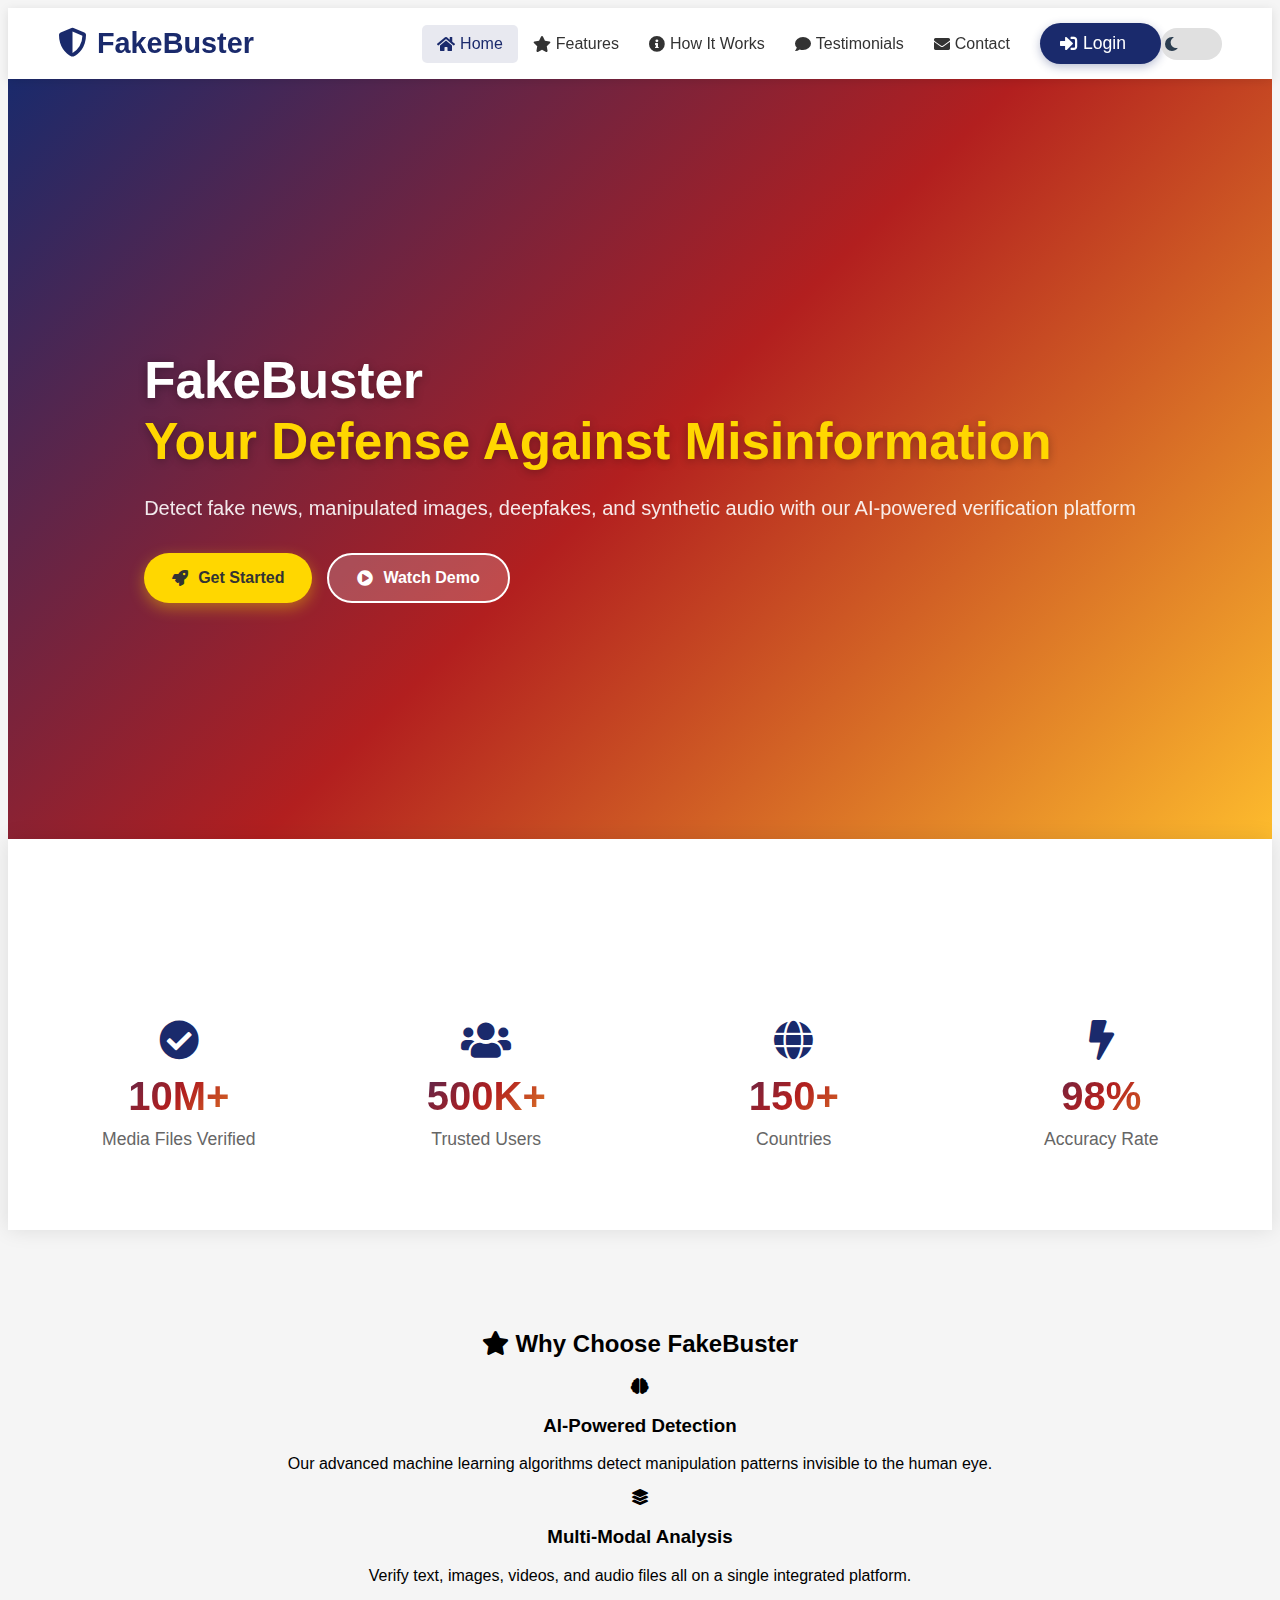
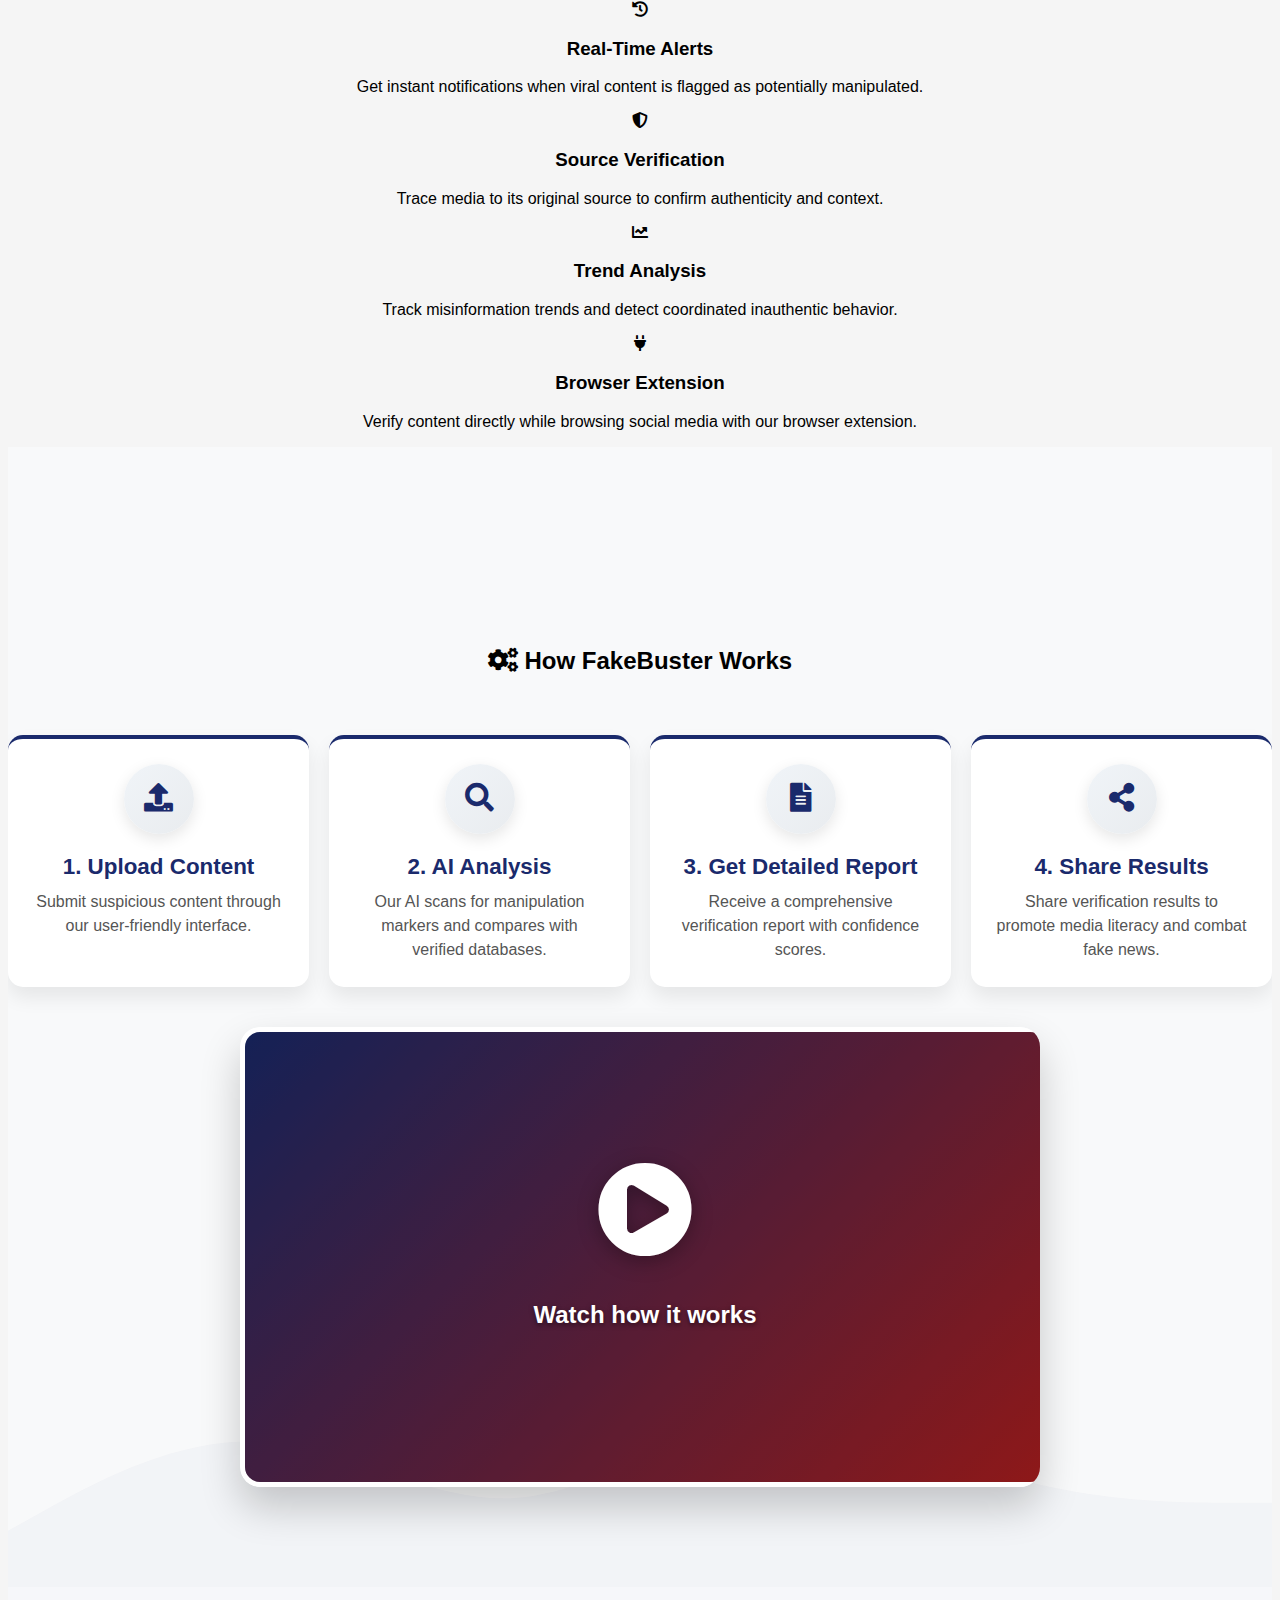
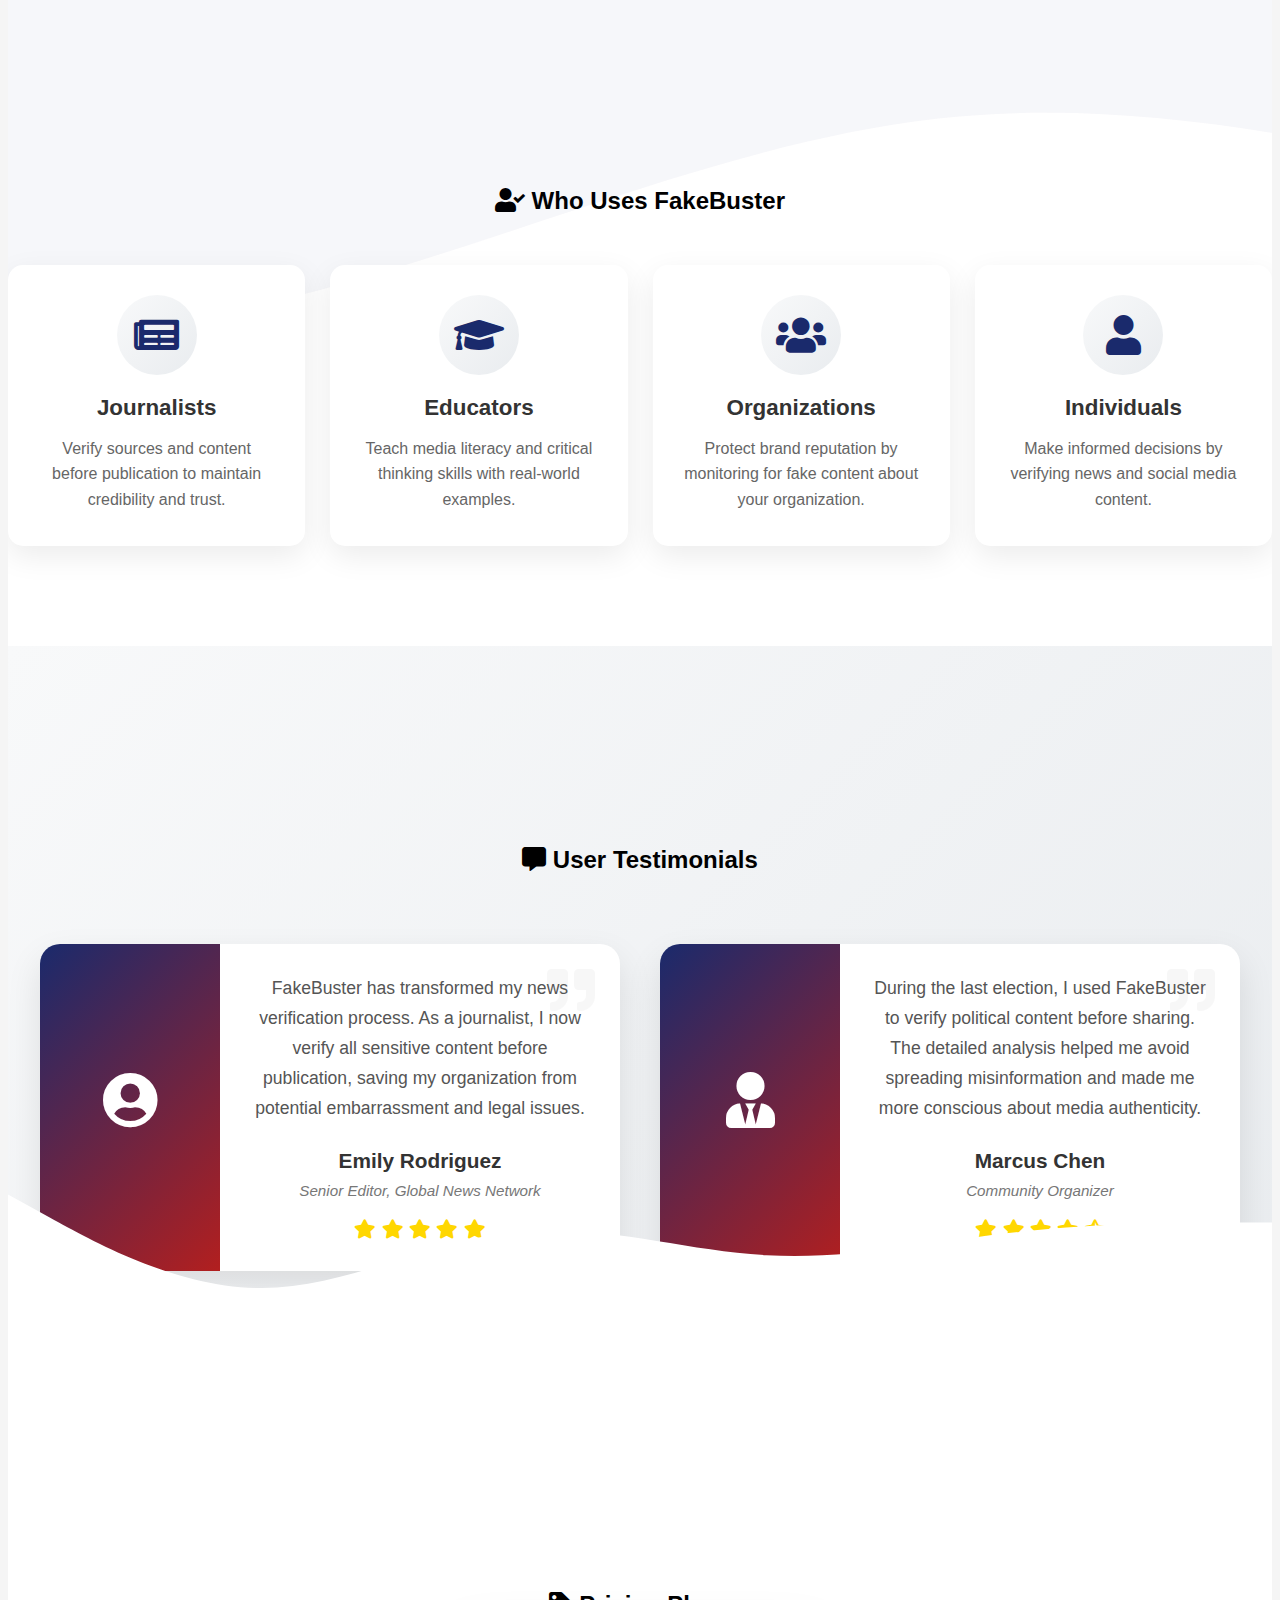
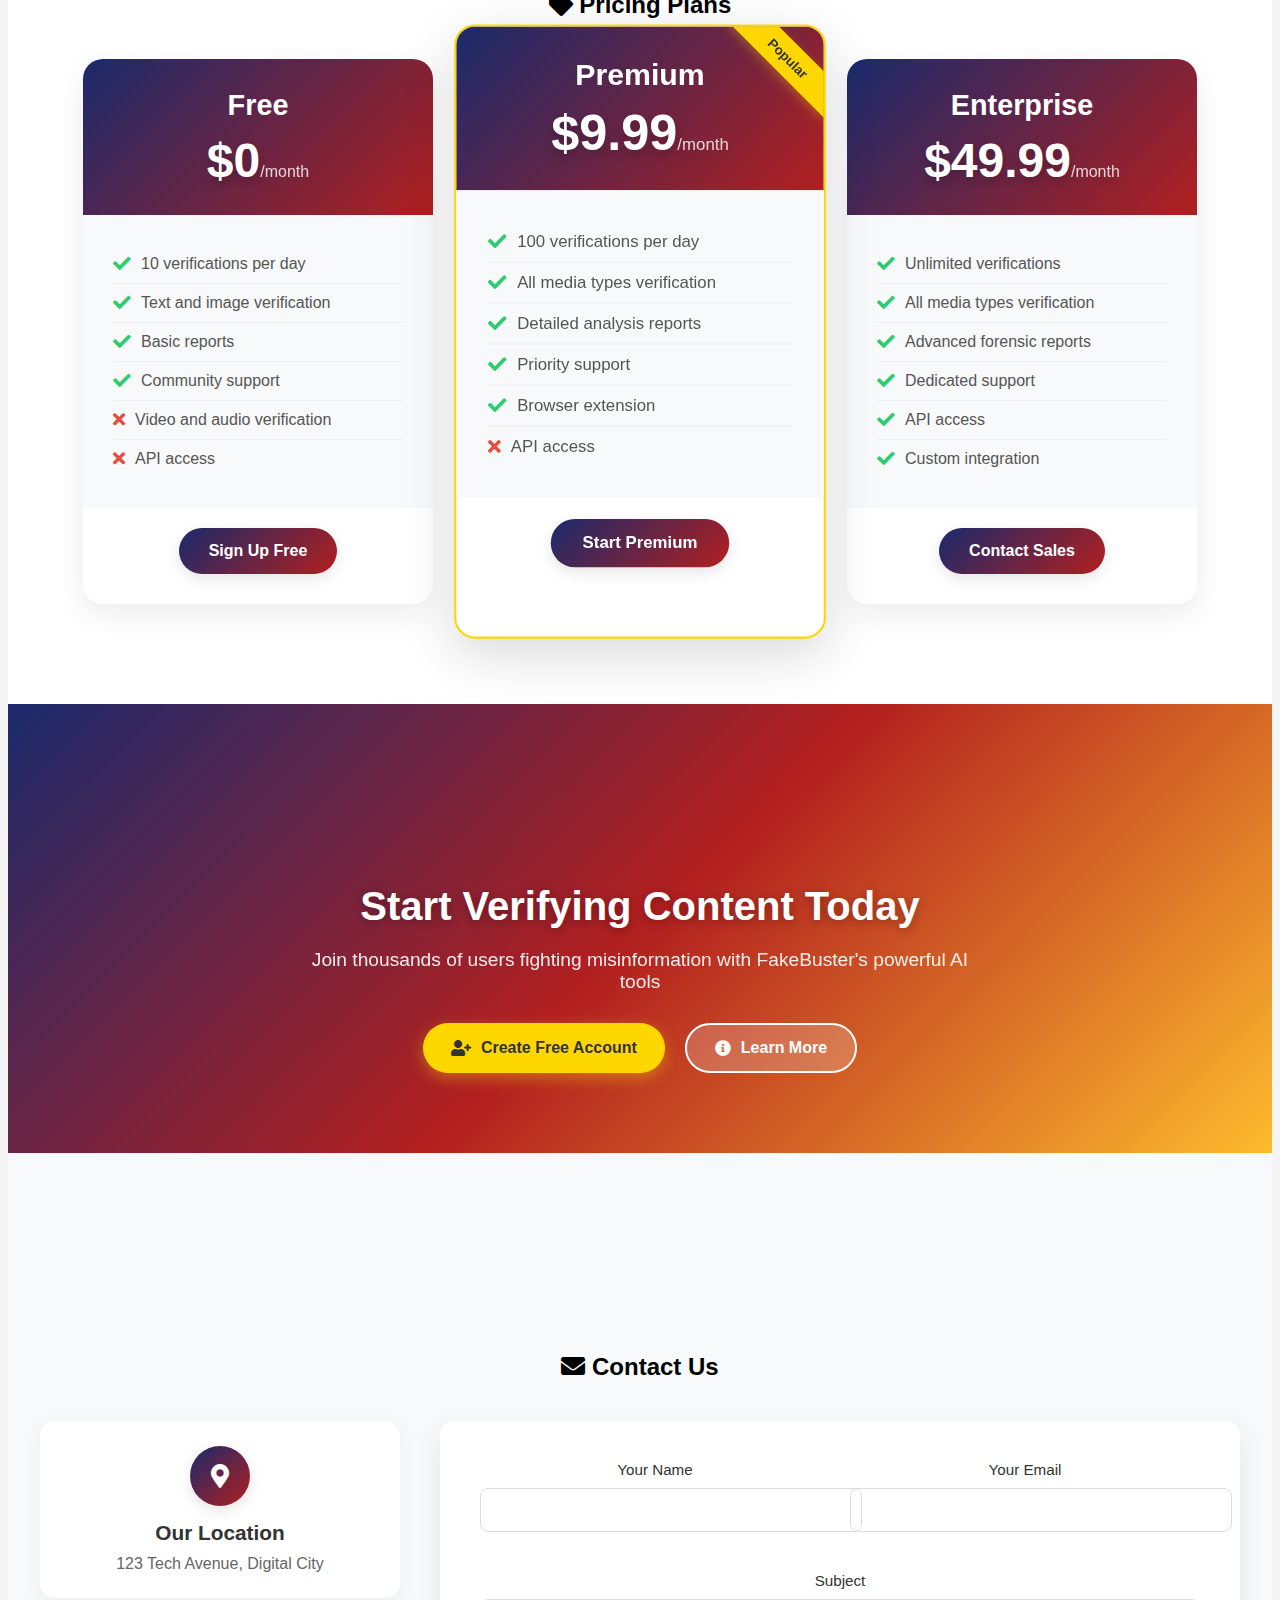
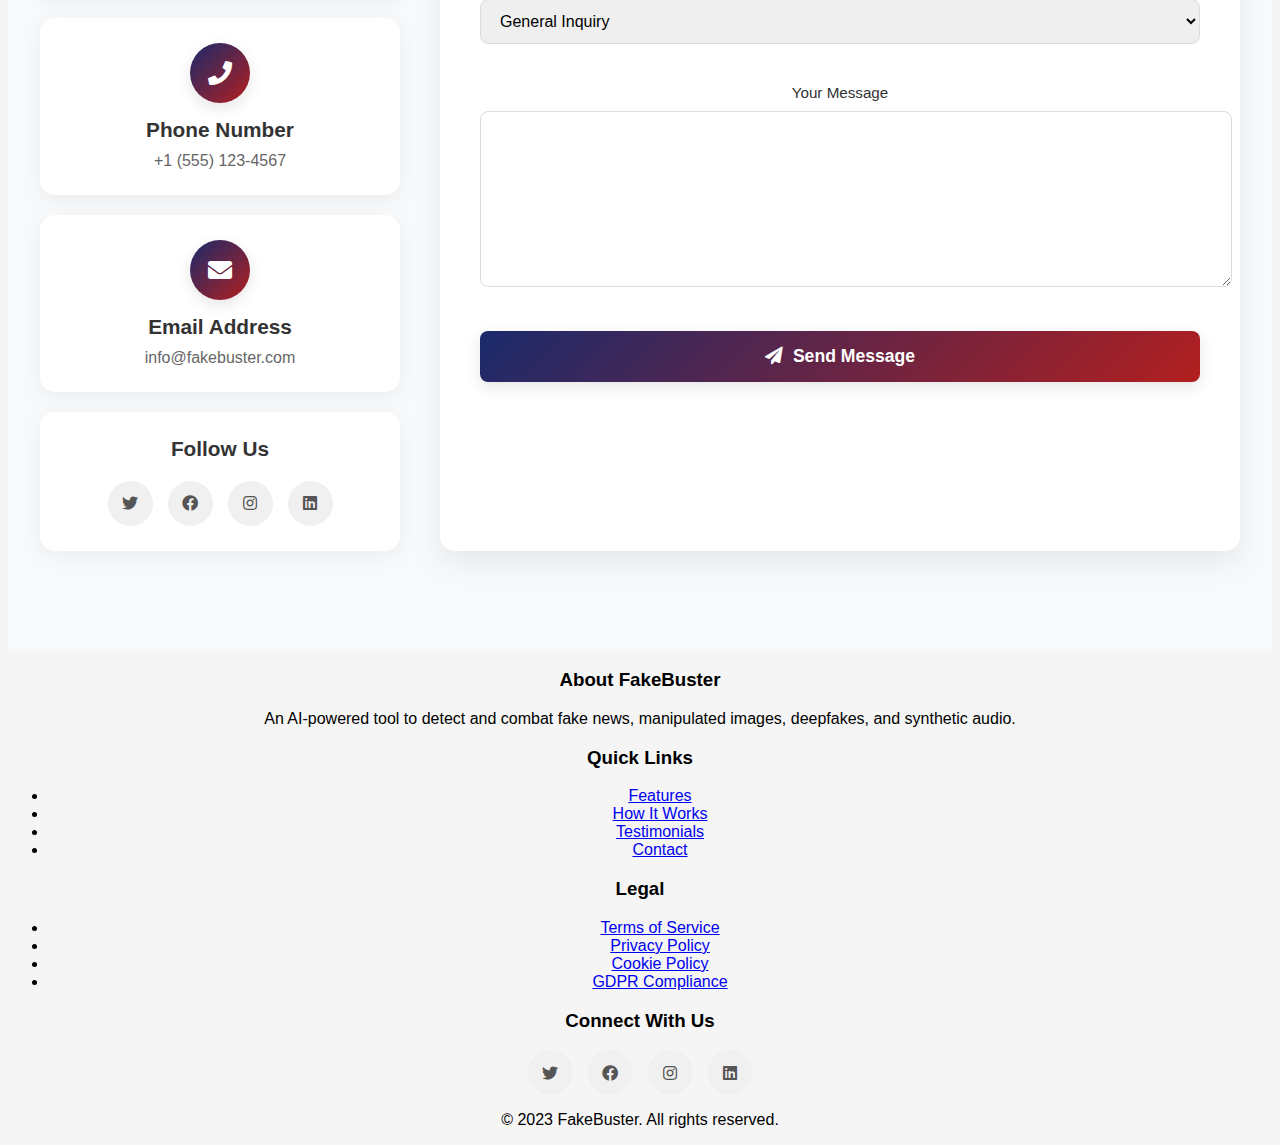
<file: home.html>
<!DOCTYPE html>
<html lang="en">
<head>
    <meta charset="UTF-8">
    <meta name="viewport" content="width=device-width, initial-scale=1.0">
    <title>Welcome to FakeBuster</title>
    <link rel="stylesheet" href="static/css/style.css">
    <link rel="stylesheet" href="static/css/home.css">
    <link rel="stylesheet" href="https://cdnjs.cloudflare.com/ajax/libs/font-awesome/5.15.3/css/all.min.css">
</head>
<body>
    <!-- Navigation Bar -->
    <nav class="navbar">
        <div class="logo"><i class="fas fa-shield-alt"></i> FakeBuster</div>
        <ul class="nav-links">
            <li><a href="#" class="active"><i class="fas fa-home"></i> Home</a></li>
            <li><a href="#features"><i class="fas fa-star"></i> Features</a></li>
            <li><a href="#how-it-works"><i class="fas fa-info-circle"></i> How It Works</a></li>
            <li><a href="#testimonials"><i class="fas fa-comment"></i> Testimonials</a></li>
            <li><a href="#contact"><i class="fas fa-envelope"></i> Contact</a></li>
            <li><a href="#" class="auth-btn" id="login-nav-btn"><i class="fas fa-sign-in-alt"></i> Login</a></li>
            <li><div class="dark-mode-toggle" id="dark-mode-toggle">
                <i class="fas fa-moon"></i>
                <i class="fas fa-sun"></i>
                <div class="toggle-slider"></div>
            </div></li>
        </ul>
    </nav>
    
    <!-- Hero Section without Auth Forms -->
    <div class="hero-section">
        <div class="hero-content">
            <div class="hero-text">
                <h1>FakeBuster <span class="highlight">Your Defense Against Misinformation</span></h1>
                <p class="tagline">Detect fake news, manipulated images, deepfakes, and synthetic audio with our AI-powered verification platform</p>
                <div class="hero-buttons">
                    <a href="#features" class="primary-btn"><i class="fas fa-rocket"></i> Get Started</a>
                    <a href="#how-it-works" class="secondary-btn"><i class="fas fa-play-circle"></i> Watch Demo</a>
                </div>
            </div>
        </div>
    </div>

    <!-- Stats Highlights -->
    <div class="stats-highlight">
        <div class="container">
            <div class="stats-row">
                <div class="stat-item">
                    <div class="stat-icon"><i class="fas fa-check-circle"></i></div>
                    <div class="stat-number">10M+</div>
                    <div class="stat-label">Media Files Verified</div>
                </div>
                <div class="stat-item">
                    <div class="stat-icon"><i class="fas fa-users"></i></div>
                    <div class="stat-number">500K+</div>
                    <div class="stat-label">Trusted Users</div>
                </div>
                <div class="stat-item">
                    <div class="stat-icon"><i class="fas fa-globe"></i></div>
                    <div class="stat-number">150+</div>
                    <div class="stat-label">Countries</div>
                </div>
                <div class="stat-item">
                    <div class="stat-icon"><i class="fas fa-bolt"></i></div>
                    <div class="stat-number">98%</div>
                    <div class="stat-label">Accuracy Rate</div>
                </div>
            </div>
        </div>
    </div>

    <!-- Features Section -->
    <div class="features-section" id="features">
        <div class="container">
            <h2 class="section-title"><i class="fas fa-star"></i> Why Choose FakeBuster</h2>
            <div class="features-grid">
                <div class="feature-card">
                    <div class="feature-icon"><i class="fas fa-brain"></i></div>
                    <h3>AI-Powered Detection</h3>
                    <p>Our advanced machine learning algorithms detect manipulation patterns invisible to the human eye.</p>
                </div>
                <div class="feature-card">
                    <div class="feature-icon"><i class="fas fa-layer-group"></i></div>
                    <h3>Multi-Modal Analysis</h3>
                    <p>Verify text, images, videos, and audio files all on a single integrated platform.</p>
                </div>
                <div class="feature-card">
                    <div class="feature-icon"><i class="fas fa-history"></i></div>
                    <h3>Real-Time Alerts</h3>
                    <p>Get instant notifications when viral content is flagged as potentially manipulated.</p>
                </div>
                <div class="feature-card">
                    <div class="feature-icon"><i class="fas fa-shield-alt"></i></div>
                    <h3>Source Verification</h3>
                    <p>Trace media to its original source to confirm authenticity and context.</p>
                </div>
                <div class="feature-card">
                    <div class="feature-icon"><i class="fas fa-chart-line"></i></div>
                    <h3>Trend Analysis</h3>
                    <p>Track misinformation trends and detect coordinated inauthentic behavior.</p>
                </div>
                <div class="feature-card">
                    <div class="feature-icon"><i class="fas fa-plug"></i></div>
                    <h3>Browser Extension</h3>
                    <p>Verify content directly while browsing social media with our browser extension.</p>
                </div>
            </div>
        </div>
    </div>

    <!-- How It Works Section -->
    <div class="how-it-works-section" id="how-it-works">
        <div class="container">
            <h2 class="section-title"><i class="fas fa-cogs"></i> How FakeBuster Works</h2>
            <div class="process-steps-container">
                <div class="process-steps">
                    <div class="step-card">
                        <div class="step-icon"><i class="fas fa-upload"></i></div>
                        <h3>1. Upload Content</h3>
                        <p>Submit suspicious content through our user-friendly interface.</p>
                    </div>
                    <div class="step-card">
                        <div class="step-icon"><i class="fas fa-search"></i></div>
                        <h3>2. AI Analysis</h3>
                        <p>Our AI scans for manipulation markers and compares with verified databases.</p>
                    </div>
                    <div class="step-card">
                        <div class="step-icon"><i class="fas fa-file-alt"></i></div>
                        <h3>3. Get Detailed Report</h3>
                        <p>Receive a comprehensive verification report with confidence scores.</p>
                    </div>
                    <div class="step-card">
                        <div class="step-icon"><i class="fas fa-share-alt"></i></div>
                        <h3>4. Share Results</h3>
                        <p>Share verification results to promote media literacy and combat fake news.</p>
                    </div>
                </div>
            </div>
            <div class="process-video">
                <div class="video-placeholder">
                    <i class="fas fa-play-circle"></i>
                    <p>Watch how it works</p>
                </div>
            </div>
        </div>
    </div>

    <!-- Use Cases Section -->
    <div class="use-cases-section">
        <div class="container">
            <h2 class="section-title"><i class="fas fa-user-check"></i> Who Uses FakeBuster</h2>
            <div class="use-case-container">
                <div class="use-case-card">
                    <div class="use-case-icon"><i class="fas fa-newspaper"></i></div>
                    <h3>Journalists</h3>
                    <p>Verify sources and content before publication to maintain credibility and trust.</p>
                </div>
                <div class="use-case-card">
                    <div class="use-case-icon"><i class="fas fa-graduation-cap"></i></div>
                    <h3>Educators</h3>
                    <p>Teach media literacy and critical thinking skills with real-world examples.</p>
                </div>
                <div class="use-case-card">
                    <div class="use-case-icon"><i class="fas fa-users"></i></div>
                    <h3>Organizations</h3>
                    <p>Protect brand reputation by monitoring for fake content about your organization.</p>
                </div>
                <div class="use-case-card">
                    <div class="use-case-icon"><i class="fas fa-user"></i></div>
                    <h3>Individuals</h3>
                    <p>Make informed decisions by verifying news and social media content.</p>
                </div>
            </div>
        </div>
    </div>

    <!-- Testimonials Section -->
    <div class="testimonials-section" id="testimonials">
        <div class="container">
            <h2 class="section-title"><i class="fas fa-comment-alt"></i> User Testimonials</h2>
            <div class="testimonials-container">
                <div class="testimonial-card">
                    <div class="testimonial-image">
                        <i class="fas fa-user-circle"></i>
                    </div>
                    <div class="testimonial-content">
                        <div class="quote-icon"><i class="fas fa-quote-right"></i></div>
                        <p>FakeBuster has transformed my news verification process. As a journalist, I now verify all sensitive content before publication, saving my organization from potential embarrassment and legal issues.</p>
                        <div class="testimonial-author">
                            <h4>Emily Rodriguez</h4>
                            <p>Senior Editor, Global News Network</p>
                        </div>
                        <div class="testimonial-rating">
                            <i class="fas fa-star"></i>
                            <i class="fas fa-star"></i>
                            <i class="fas fa-star"></i>
                            <i class="fas fa-star"></i>
                            <i class="fas fa-star"></i>
                        </div>
                    </div>
                </div>
                <div class="testimonial-card">
                    <div class="testimonial-image">
                        <i class="fas fa-user-tie"></i>
                    </div>
                    <div class="testimonial-content">
                        <div class="quote-icon"><i class="fas fa-quote-right"></i></div>
                        <p>During the last election, I used FakeBuster to verify political content before sharing. The detailed analysis helped me avoid spreading misinformation and made me more conscious about media authenticity.</p>
                        <div class="testimonial-author">
                            <h4>Marcus Chen</h4>
                            <p>Community Organizer</p>
                        </div>
                        <div class="testimonial-rating">
                            <i class="fas fa-star"></i>
                            <i class="fas fa-star"></i>
                            <i class="fas fa-star"></i>
                            <i class="fas fa-star"></i>
                            <i class="fas fa-star-half-alt"></i>
                        </div>
                    </div>
                </div>
            </div>
        </div>
    </div>

    <!-- Pricing Section -->
    <div class="pricing-section">
        <div class="container">
            <h2 class="section-title"><i class="fas fa-tag"></i> Pricing Plans</h2>
            <div class="pricing-container">
                <div class="pricing-card">
                    <div class="pricing-header">
                        <h3>Free</h3>
                        <div class="price">$0<span>/month</span></div>
                    </div>
                    <div class="pricing-features">
                        <ul>
                            <li><i class="fas fa-check"></i> 10 verifications per day</li>
                            <li><i class="fas fa-check"></i> Text and image verification</li>
                            <li><i class="fas fa-check"></i> Basic reports</li>
                            <li><i class="fas fa-check"></i> Community support</li>
                            <li><i class="fas fa-times"></i> Video and audio verification</li>
                            <li><i class="fas fa-times"></i> API access</li>
                        </ul>
                    </div>
                    <div class="pricing-cta">
                        <a href="#" class="pricing-btn">Sign Up Free</a>
                    </div>
                </div>
                <div class="pricing-card highlighted">
                    <div class="pricing-badge">Popular</div>
                    <div class="pricing-header">
                        <h3>Premium</h3>
                        <div class="price">$9.99<span>/month</span></div>
                    </div>
                    <div class="pricing-features">
                        <ul>
                            <li><i class="fas fa-check"></i> 100 verifications per day</li>
                            <li><i class="fas fa-check"></i> All media types verification</li>
                            <li><i class="fas fa-check"></i> Detailed analysis reports</li>
                            <li><i class="fas fa-check"></i> Priority support</li>
                            <li><i class="fas fa-check"></i> Browser extension</li>
                            <li><i class="fas fa-times"></i> API access</li>
                        </ul>
                    </div>
                    <div class="pricing-cta">
                        <a href="#" class="pricing-btn">Start Premium</a>
                    </div>
                </div>
                <div class="pricing-card">
                    <div class="pricing-header">
                        <h3>Enterprise</h3>
                        <div class="price">$49.99<span>/month</span></div>
                    </div>
                    <div class="pricing-features">
                        <ul>
                            <li><i class="fas fa-check"></i> Unlimited verifications</li>
                            <li><i class="fas fa-check"></i> All media types verification</li>
                            <li><i class="fas fa-check"></i> Advanced forensic reports</li>
                            <li><i class="fas fa-check"></i> Dedicated support</li>
                            <li><i class="fas fa-check"></i> API access</li>
                            <li><i class="fas fa-check"></i> Custom integration</li>
                        </ul>
                    </div>
                    <div class="pricing-cta">
                        <a href="#" class="pricing-btn">Contact Sales</a>
                    </div>
                </div>
            </div>
        </div>
    </div>

    <!-- CTA Section -->
    <div class="cta-section">
        <div class="container">
            <h2>Start Verifying Content Today</h2>
            <p>Join thousands of users fighting misinformation with FakeBuster's powerful AI tools</p>
            <div class="cta-buttons">
                <a href="#" class="primary-btn" id="cta-signup-btn"><i class="fas fa-user-plus"></i> Create Free Account</a>
                <a href="#features" class="secondary-btn"><i class="fas fa-info-circle"></i> Learn More</a>
            </div>
        </div>
    </div>

    <!-- Contact Section -->
    <div class="contact-section" id="contact">
        <div class="container">
            <h2 class="section-title"><i class="fas fa-envelope"></i> Contact Us</h2>
            <div class="contact-container">
                <div class="contact-info">
                    <div class="contact-card">
                        <div class="contact-icon"><i class="fas fa-map-marker-alt"></i></div>
                        <h3>Our Location</h3>
                        <p>123 Tech Avenue, Digital City</p>
                    </div>
                    <div class="contact-card">
                        <div class="contact-icon"><i class="fas fa-phone"></i></div>
                        <h3>Phone Number</h3>
                        <p>+1 (555) 123-4567</p>
                    </div>
                    <div class="contact-card">
                        <div class="contact-icon"><i class="fas fa-envelope"></i></div>
                        <h3>Email Address</h3>
                        <p>info@fakebuster.com</p>
                    </div>
                    <div class="contact-social">
                        <h3>Follow Us</h3>
                        <div class="social-icons">
                            <a href="#" class="twitter"><i class="fab fa-twitter"></i></a>
                            <a href="#" class="facebook"><i class="fab fa-facebook"></i></a>
                            <a href="#" class="instagram"><i class="fab fa-instagram"></i></a>
                            <a href="#" class="linkedin"><i class="fab fa-linkedin"></i></a>
                        </div>
                    </div>
                </div>
                <div class="contact-form-container">
                    <form id="contact-form" class="contact-form">
                        <div class="form-row">
                            <div class="form-group">
                                <label for="contact-name">Your Name</label>
                                <input type="text" name="name" id="contact-name" required>
                            </div>
                            <div class="form-group">
                                <label for="contact-email">Your Email</label>
                                <input type="email" name="email" id="contact-email" required>
                            </div>
                        </div>
                        <div class="form-group">
                            <label for="contact-subject">Subject</label>
                            <select name="subject" id="contact-subject">
                                <option value="general">General Inquiry</option>
                                <option value="support">Technical Support</option>
                                <option value="feedback">Feedback</option>
                                <option value="partnership">Partnership</option>
                                <option value="media">Media Inquiry</option>
                            </select>
                        </div>
                        <div class="form-group">
                            <label for="contact-message">Your Message</label>
                            <textarea name="message" id="contact-message" rows="5" required></textarea>
                        </div>
                        <button type="submit" class="contact-submit-btn"><i class="fas fa-paper-plane"></i> Send Message</button>
                    </form>
                </div>
            </div>
        </div>
    </div>

    <!-- Footer -->
    <footer class="site-footer">
        <div class="footer-content">
            <div class="footer-section">
                <h3>About FakeBuster</h3>
                <p>An AI-powered tool to detect and combat fake news, manipulated images, deepfakes, and synthetic audio.</p>
            </div>
            <div class="footer-section">
                <h3>Quick Links</h3>
                <ul>
                    <li><a href="#features">Features</a></li>
                    <li><a href="#how-it-works">How It Works</a></li>
                    <li><a href="#testimonials">Testimonials</a></li>
                    <li><a href="#contact">Contact</a></li>
                </ul>
            </div>
            <div class="footer-section">
                <h3>Legal</h3>
                <ul>
                    <li><a href="#">Terms of Service</a></li>
                    <li><a href="#">Privacy Policy</a></li>
                    <li><a href="#">Cookie Policy</a></li>
                    <li><a href="#">GDPR Compliance</a></li>
                </ul>
            </div>
            <div class="footer-section">
                <h3>Connect With Us</h3>
                <div class="social-icons">
                    <a href="#" class="twitter"><i class="fab fa-twitter"></i></a>
                    <a href="#" class="facebook"><i class="fab fa-facebook"></i></a>
                    <a href="#" class="instagram"><i class="fab fa-instagram"></i></a>
                    <a href="#" class="linkedin"><i class="fab fa-linkedin"></i></a>
                </div>
            </div>
        </div>
        <div class="footer-bottom">
            <p>&copy; 2023 FakeBuster. All rights reserved.</p>
        </div>
    </footer>
    
    <script src="static/js/script.js"></script>
    <script src="static/js/home.js"></script>
    <script>
        // Dark Mode Functionality
        document.addEventListener('DOMContentLoaded', function() {
            const darkModeToggle = document.getElementById('dark-mode-toggle');
            const body = document.body;
            
            // Check for saved dark mode preference
            const savedDarkMode = localStorage.getItem('darkMode');
            
            // Apply dark mode if saved preference exists
            if (savedDarkMode === 'enabled') {
                enableDarkMode();
            } else {
                disableDarkMode();
            }
            
            // Toggle dark mode on button click
            if (darkModeToggle) {
                darkModeToggle.addEventListener('click', () => {
                    if (body.classList.contains('dark-mode')) {
                        disableDarkMode();
                    } else {
                        enableDarkMode();
                    }
                });
            }
            
            // Function to enable dark mode
            function enableDarkMode() {
                body.classList.add('dark-mode');
                if (darkModeToggle) {
                    darkModeToggle.classList.add('active');
                }
                localStorage.setItem('darkMode', 'enabled');
                console.log('Dark mode enabled');
            }
            
            // Function to disable dark mode
            function disableDarkMode() {
                body.classList.remove('dark-mode');
                if (darkModeToggle) {
                    darkModeToggle.classList.remove('active');
                }
                localStorage.setItem('darkMode', 'disabled');
                console.log('Dark mode disabled');
            }
        });
    </script>
</body>
</html>
</file>
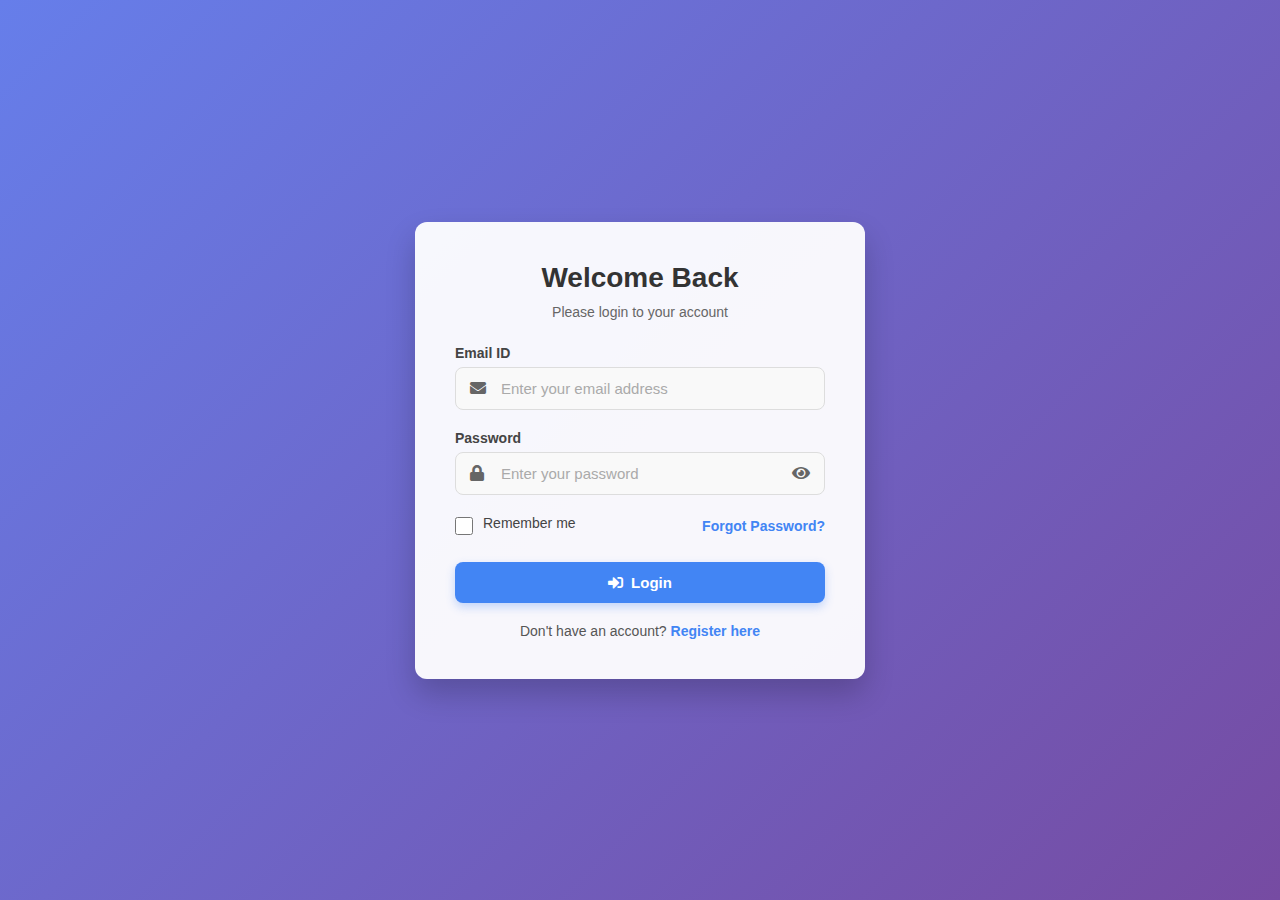
<file: templates/login.html>
<!DOCTYPE html>
<html lang="en">
<head>
    <meta charset="UTF-8">
    <meta name="viewport" content="width=device-width, initial-scale=1.0">
    <title>Login Page</title>
    <link rel="stylesheet" href="../static/css/login.css">
    <link rel="stylesheet" href="https://cdnjs.cloudflare.com/ajax/libs/font-awesome/5.15.3/css/all.min.css">
</head>
<body>
    <div class="container">
        <div class="form-container">
            <h2>Welcome Back</h2>
            <p class="subtitle">Please login to your account</p>
            <form id="loginForm">
                <div class="form-group">
                    <label for="email">Email ID</label>
                    <div class="input-group">
                        <i class="fas fa-envelope icon"></i>
                        <input type="email" id="email" name="email" placeholder="Enter your email address" required>
                    </div>
                </div>
                
                <div class="form-group">
                    <label for="password">Password</label>
                    <div class="input-group">
                        <i class="fas fa-lock icon"></i>
                        <input type="password" id="password" name="password" placeholder="Enter your password" required>
                        <i class="fas fa-eye toggle-password" data-target="password"></i>
                    </div>
                </div>
                
                <div class="form-group checkbox-group">
                    <input type="checkbox" id="remember" name="remember">
                    <label for="remember" class="checkbox-label">Remember me</label>
                    <a href="#" class="forgot-link">Forgot Password?</a>
                </div>
                
                <div class="button-group">
                    <button type="submit" id="loginBtn" class="btn-login">
                        <i class="fas fa-sign-in-alt"></i> Login
                    </button>
                </div>
                
                <div class="register-link">
                    <p>Don't have an account? <a href="registration.html">Register here</a></p>
                </div>
            </form>
        </div>
    </div>

    <script src="../static/js/login.js"></script>
</body>
</html>
</file>
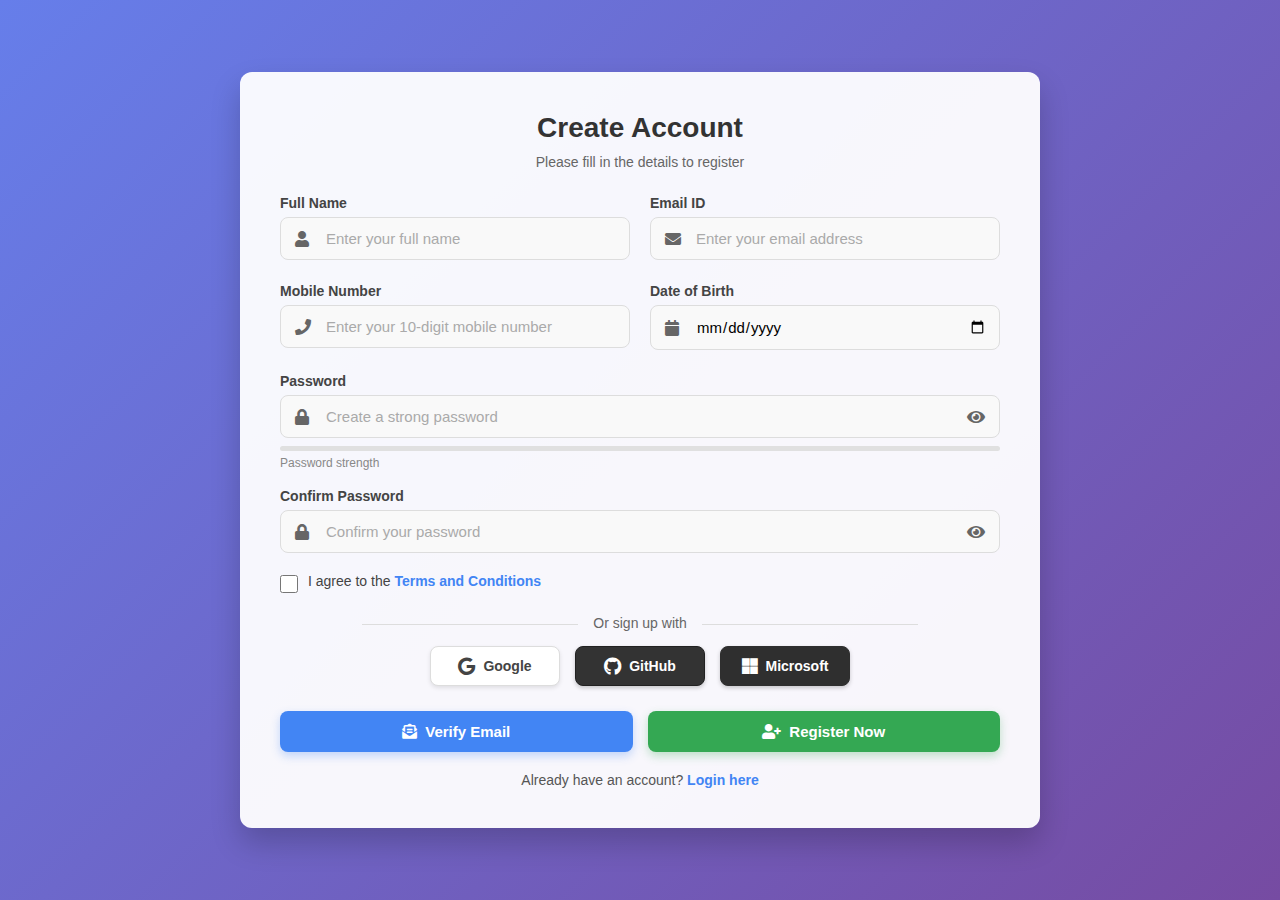
<file: templates/registration.html>
<!DOCTYPE html>
<html lang="en">
<head>
    <meta charset="UTF-8">
    <meta name="viewport" content="width=device-width, initial-scale=1.0">
    <title>Registration Page</title>
    <link rel="stylesheet" href="../static/css/registration.css">
    <link rel="stylesheet" href="https://cdnjs.cloudflare.com/ajax/libs/font-awesome/5.15.3/css/all.min.css">
</head>
<body>
    <div class="container">
        <div class="form-container">
            <h2>Create Account</h2>
            <p class="subtitle">Please fill in the details to register</p>
            <form id="registrationForm">
                <div class="form-row">
                    <div class="form-group">
                        <label for="fullName">Full Name</label>
                        <div class="input-group">
                            <i class="fas fa-user icon"></i>
                            <input type="text" id="fullName" name="fullName" placeholder="Enter your full name" required>
                        </div>
                    </div>
                    
                    <div class="form-group">
                        <label for="email">Email ID</label>
                        <div class="input-group">
                            <i class="fas fa-envelope icon"></i>
                            <input type="email" id="email" name="email" placeholder="Enter your email address" required>
                        </div>
                    </div>
                </div>

                <div class="form-row">
                    <div class="form-group">
                        <label for="mobile">Mobile Number</label>
                        <div class="input-group">
                            <i class="fas fa-phone icon"></i>
                            <input type="tel" id="mobile" name="mobile" pattern="[0-9]{10}" placeholder="Enter your 10-digit mobile number" required>
                        </div>
                    </div>
                    
                    <div class="form-group">
                        <label for="dob">Date of Birth</label>
                        <div class="input-group">
                            <i class="fas fa-calendar icon"></i>
                            <input type="date" id="dob" name="dob" required>
                        </div>
                    </div>
                </div>
                
                <div class="form-group">
                    <label for="password">Password</label>
                    <div class="input-group">
                        <i class="fas fa-lock icon"></i>
                        <input type="password" id="password" name="password" placeholder="Create a strong password" required>
                        <i class="fas fa-eye toggle-password" data-target="password"></i>
                    </div>
                    <div class="password-strength">
                        <div class="strength-meter">
                            <div class="strength-meter-fill" id="strength-meter-fill"></div>
                        </div>
                        <div class="strength-text" id="strength-text">Password strength</div>
                    </div>
                </div>
                
                <div class="form-group">
                    <label for="confirmPassword">Confirm Password</label>
                    <div class="input-group">
                        <i class="fas fa-lock icon"></i>
                        <input type="password" id="confirmPassword" name="confirmPassword" placeholder="Confirm your password" required>
                        <i class="fas fa-eye toggle-password" data-target="confirmPassword"></i>
                    </div>
                    <div class="password-match" id="password-match"></div>
                </div>
                
                <div class="form-group checkbox-group">
                    <input type="checkbox" id="terms" name="terms" required>
                    <label for="terms" class="checkbox-label">I agree to the <a href="#" class="terms-link">Terms and Conditions</a></label>
                </div>
                
                <div class="social-login">
                    <p class="social-login-text">Or sign up with</p>
                    <div class="social-buttons">
                        <button type="button" class="social-btn google-btn" id="googleLoginBtn">
                            <i class="fab fa-google"></i> Google
                        </button>
                        <button type="button" class="social-btn github-btn" id="githubLoginBtn">
                            <i class="fab fa-github"></i> GitHub
                        </button>
                        <button type="button" class="social-btn microsoft-btn" id="microsoftLoginBtn">
                            <i class="fab fa-microsoft"></i> Microsoft
                        </button>
                    </div>
                </div>
                
                <div class="button-group">
                    <button type="button" id="verifyEmailBtn" class="btn-verify">
                        <i class="fas fa-envelope-open-text"></i> Verify Email
                    </button>
                    <button type="submit" id="registerBtn" class="btn-register">
                        <i class="fas fa-user-plus"></i> Register Now
                    </button>
                </div>
                
                <div class="login-link">
                    <p>Already have an account? <a href="login.html">Login here</a></p>
                </div>
            </form>
        </div>
    </div>

    <script src="../static/js/registration.js"></script>
</body>
</html>
</file>
<file: static/css/style.css>
body {
    font-family: Arial;
    background: #f5f5f5;
    text-align: center;
}
.container {
    margin-top: 100px;
}
textarea {
    width: 60%;
    height: 150px;
    padding: 10px;
}
button {
    padding: 10px 20px;
    background: #007BFF;
    color: white;
    border: none;
    cursor: pointer;
}
#result {
    margin-top: 20px;
    font-size: 1.2em;
}
</file>
<file: static/css/home.css>
/* Home page specific styles */

/* Hero section with auth forms */
.hero-section {
    display: flex;
    align-items: center;
    padding: 80px 0;
    background: linear-gradient(135deg, #1a2a6c, #b21f1f, #fdbb2d);
    color: white;
    min-height: 600px;
}

/* Updated navbar login button styling */
.navbar .auth-btn {
    background-color: #FFD700;
    color: #333;
    padding: 10px 20px;
    border-radius: 30px;
    box-shadow: 0 3px 10px rgba(255, 215, 0, 0.3);
    transition: all 0.3s ease;
}

.navbar .auth-btn:hover {
    background-color: #ffffff;
    color: #1a2a6c;
    transform: translateY(-3px);
    box-shadow: 0 5px 15px rgba(255, 255, 255, 0.5);
}

/* Fix login button in navbar */
.navbar .auth-btn {
    background-color: #1a2a6c;
    color: white !important;
    padding: 10px 20px;
    border-radius: 30px;
    box-shadow: 0 3px 10px rgba(26, 42, 108, 0.3);
    transition: all 0.3s ease;
    margin-left: 15px;
}

.navbar .auth-btn:hover {
    background-color: #FFD700;
    color: #333 !important;
    transform: translateY(-3px);
    box-shadow: 0 5px 15px rgba(255, 215, 0, 0.5);
}

/* Hero section with auth forms */
.hero-section {
    display: flex;
    align-items: center;
    padding: 80px 0;
    background: linear-gradient(135deg, #1a2a6c, #b21f1f, #fdbb2d);
    color: white;
    min-height: 600px;
}

.hero-content {
    display: flex;
    flex-wrap: wrap;
    justify-content: space-between;
    align-items: center;
    gap: 40px;
    max-width: 1200px;
    margin: 0 auto;
    padding: 0 20px;
}

.hero-text {
    flex: 1;
    min-width: 300px;
    text-align: left;
}

.hero-text h1 {
    font-size: 3.2rem;
    margin-bottom: 20px;
    line-height: 1.2;
    text-shadow: 0 2px 10px rgba(0, 0, 0, 0.3);
}

.hero-text .highlight {
    color: #FFD700;
    display: block;
}

.hero-text .tagline {
    font-size: 1.25rem;
    margin-bottom: 30px;
    opacity: 0.9;
    line-height: 1.5;
}

.hero-buttons {
    display: flex;
    gap: 15px;
    flex-wrap: wrap;
}

.primary-btn, .secondary-btn {
    padding: 14px 28px;
    border-radius: 30px;
    font-weight: 600;
    display: inline-flex;
    align-items: center;
    gap: 10px;
    transition: all 0.3s ease;
    text-decoration: none;
}

.primary-btn {
    background-color: #FFD700;
    color: #333;
    box-shadow: 0 5px 15px rgba(255, 215, 0, 0.4);
}

.primary-btn:hover {
    transform: translateY(-3px);
    box-shadow: 0 8px 20px rgba(255, 215, 0, 0.6);
}

.secondary-btn {
    background-color: rgba(255, 255, 255, 0.2);
    color: white;
    border: 2px solid white;
}

.secondary-btn:hover {
    background-color: white;
    color: #333;
    transform: translateY(-3px);
}

/* Auth container styles */
.auth-container {
    flex: 1;
    min-width: 350px;
    max-width: 450px;
    background: rgba(0, 0, 0, 0.4);
    backdrop-filter: blur(10px);
    border-radius: 15px;
    padding: 30px;
    box-shadow: 0 15px 30px rgba(0, 0, 0, 0.3);
    border: 1px solid rgba(255, 255, 255, 0.1);
    position: relative;
    overflow: hidden;
    transition: all 0.3s ease;
}

.auth-container:hover {
    box-shadow: 0 20px 40px rgba(0, 0, 0, 0.4);
    transform: translateY(-5px);
}

.auth-form {
    display: none;
    animation: fadeIn 0.5s ease forwards;
}

.auth-form.active {
    display: block;
}

.auth-form h2 {
    color: white;
    margin-bottom: 25px;
    text-align: center;
    font-size: 1.8em;
    display: flex;
    align-items: center;
    justify-content: center;
    gap: 10px;
}

.auth-form h2 i {
    color: #FFD700;
}

.form-group {
    margin-bottom: 20px;
    position: relative;
}

.form-group label {
    display: block;
    margin-bottom: 8px;
    color: rgba(255, 255, 255, 0.9);
    font-weight: 500;
    font-size: 0.95em;
    display: flex;
    align-items: center;
    gap: 8px;
}

.form-group label i {
    color: #FFD700;
}

.form-group input {
    width: 100%;
    padding: 15px;
    border: 2px solid rgba(255, 255, 255, 0.1);
    border-radius: 8px;
    background: rgba(255, 255, 255, 0.1);
    color: white;
    font-size: 1rem;
    transition: all 0.3s ease;
}

.form-group input:focus {
    border-color: #FFD700;
    outline: none;
    box-shadow: 0 0 0 3px rgba(255, 215, 0, 0.3);
}

.form-group input::placeholder {
    color: rgba(255, 255, 255, 0.5);
}

.password-toggle {
    position: absolute;
    right: 15px;
    top: 45px;
    color: rgba(255, 255, 255, 0.7);
    cursor: pointer;
    transition: color 0.3s ease;
}

.password-toggle:hover {
    color: #FFD700;
}

.form-options {
    display: flex;
    justify-content: space-between;
    align-items: center;
    margin-bottom: 25px;
    flex-wrap: wrap;
    gap: 15px;
}

.remember-me, .terms-agreement {
    display: flex;
    align-items: center;
    gap: 8px;
    color: rgba(255, 255, 255, 0.8);
}

.remember-me input[type="checkbox"], .terms-agreement input[type="checkbox"] {
    width: 18px;
    height: 18px;
    accent-color: #FFD700;
}

.forgot-password {
    color: rgba(255, 255, 255, 0.8);
    text-decoration: none;
    transition: color 0.3s ease;
}

.forgot-password:hover {
    color: #FFD700;
    text-decoration: underline;
}

.auth-btn {
    width: 100%;
    padding: 14px;
    background: #FFD700;
    color: #333;
    border: none;
    border-radius: 8px;
    cursor: pointer;
    font-size: 1.1em;
    font-weight: 600;
    transition: all 0.3s ease;
}

.auth-btn:hover {
    transform: translateY(-3px);
    box-shadow: 0 5px 15px rgba(255, 215, 0, 0.4);
}

.auth-btn:active {
    transform: scale(0.98);
}

.social-login {
    margin-top: 25px;
    text-align: center;
}

.social-login p {
    color: rgba(255, 255, 255, 0.7);
    margin-bottom: 15px;
    position: relative;
}

.social-login p::before,
.social-login p::after {
    content: '';
    position: absolute;
    top: 50%;
    width: 30%;
    height: 1px;
    background: rgba(255, 255, 255, 0.3);
}

.social-login p::before {
    left: 0;
}

.social-login p::after {
    right: 0;
}

.social-btns {
    display: flex;
    justify-content: center;
    gap: 15px;
}

.social-btns button {
    width: 50px;
    height: 50px;
    border-radius: 50%;
    border: none;
    background: rgba(255, 255, 255, 0.1);
    color: white;
    font-size: 1.2em;
    cursor: pointer;
    transition: all 0.3s ease;
}

.google-btn:hover {
    background: #DB4437;
    transform: translateY(-3px);
    box-shadow: 0 5px 10px rgba(219, 68, 55, 0.4);
}

.facebook-btn:hover {
    background: #4267B2;
    transform: translateY(-3px);
    box-shadow: 0 5px 10px rgba(66, 103, 178, 0.4);
}

.twitter-btn:hover {
    background: #1DA1F2;
    transform: translateY(-3px);
    box-shadow: 0 5px 10px rgba(29, 161, 242, 0.4);
}

.auth-switch {
    margin-top: 20px;
    text-align: center;
    color: rgba(255, 255, 255, 0.8);
}

.auth-switch a {
    color: #FFD700;
    text-decoration: none;
    font-weight: 600;
    transition: color 0.3s ease;
}

.auth-switch a:hover {
    text-decoration: underline;
}

/* Stats Highlight Section */
.stats-highlight {
    background: white;
    padding: 60px 0;
    box-shadow: 0 0 20px rgba(0,0,0,0.1);
}

.stats-row {
    display: flex;
    flex-wrap: wrap;
    justify-content: space-around;
    gap: 30px;
    max-width: 1200px;
    margin: 0 auto;
    padding: 0 20px;
}

.stat-item {
    flex: 1;
    min-width: 200px;
    text-align: center;
    padding: 20px;
    transition: all 0.3s ease;
}

.stat-item:hover {
    transform: translateY(-10px);
}

.stat-icon {
    font-size: 2.5em;
    color: #1a2a6c;
    margin-bottom: 10px;
}

.stat-number {
    font-size: 2.5em;
    font-weight: bold;
    color: #333;
    margin: 10px 0;
    background: linear-gradient(135deg, #1a2a6c, #b21f1f, #fdbb2d);
    -webkit-background-clip: text;
    background-clip: text;
    color: transparent;
}

.stat-label {
    color: #666;
    font-size: 1.1em;
}

/* How It Works Section - Improved layout */
.how-it-works-section {
    background-color: #f8f9fa;
    padding: 100px 0;
    position: relative;
    overflow: hidden;
}

.how-it-works-section::before {
    content: '';
    position: absolute;
    top: 0;
    left: 0;
    right: 0;
    height: 100%;
    background: url('data:image/svg+xml;utf8,<svg xmlns="http://www.w3.org/2000/svg" viewBox="0 0 1440 320"><path fill="%231a2a6c" fill-opacity="0.05" d="M0,256L48,229.3C96,203,192,149,288,154.7C384,160,480,224,576,218.7C672,213,768,139,864,128C960,117,1056,171,1152,197.3C1248,224,1344,224,1392,224L1440,224L1440,320L1392,320C1344,320,1248,320,1152,320C1056,320,960,320,864,320C768,320,672,320,576,320C480,320,384,320,288,320C192,320,96,320,48,320L0,320Z"></path></svg>');
    background-repeat: no-repeat;
    background-position: bottom;
    background-size: contain;
    z-index: 0;
    opacity: 0.5;
}

/* Process Steps Container - Horizontal layout */
.process-steps-container {
    margin-top: 60px;
    position: relative;
    z-index: 1;
}

.process-steps {
    display: grid;
    grid-template-columns: repeat(4, 1fr);
    gap: 20px;
    margin-bottom: 40px;
}

.step-card {
    background: white;
    border-radius: 15px;
    padding: 25px;
    box-shadow: 0 10px 20px rgba(0,0,0,0.08);
    transition: all 0.3s ease;
    border-top: 4px solid #1a2a6c;
    text-align: center;
}

.step-card:hover {
    transform: translateY(-10px);
    box-shadow: 0 15px 30px rgba(0,0,0,0.15);
    border-top-color: #FFD700;
}

.step-icon {
    display: inline-flex;
    align-items: center;
    justify-content: center;
    width: 70px;
    height: 70px;
    background: linear-gradient(135deg, #f0f4f8, #e9ecef);
    color: #1a2a6c;
    font-size: 1.8em;
    border-radius: 50%;
    margin-bottom: 20px;
    transition: all 0.3s ease;
    box-shadow: 0 5px 15px rgba(0,0,0,0.1);
}

.step-card:hover .step-icon {
    background: linear-gradient(135deg, #1a2a6c, #b21f1f);
    color: white;
    transform: rotate(360deg);
}

.step-card h3 {
    color: #1a2a6c;
    margin: 0 0 10px;
    font-size: 1.4rem;
}

.step-card p {
    color: #555;
    margin: 0;
    line-height: 1.5;
}

/* Process Video - Centered below steps */
.process-video {
    width: 80%;
    max-width: 800px;
    margin: 40px auto 0;
    position: relative;
    border-radius: 20px;
    overflow: hidden;
    box-shadow: 0 20px 40px rgba(0,0,0,0.2);
}

.video-placeholder {
    width: 100%;
    background: linear-gradient(135deg, #1a2a6c, #b21f1f);
    border-radius: 20px;
    height: 450px;
    display: flex;
    flex-direction: column;
    align-items: center;
    justify-content: center;
    cursor: pointer;
    transition: all 0.4s ease;
    position: relative;
    overflow: hidden;
    box-shadow: 0 20px 40px rgba(0,0,0,0.2);
    border: 5px solid white;
}

.video-placeholder::before {
    content: '';
    position: absolute;
    top: 0;
    left: 0;
    right: 0;
    bottom: 0;
    background: rgba(0,0,0,0.2);
    z-index: 1;
}

.video-placeholder i {
    font-size: 6rem;
    color: white;
    margin-bottom: 20px;
    position: relative;
    z-index: 2;
    filter: drop-shadow(0 5px 10px rgba(0,0,0,0.3));
    transition: transform 0.5s cubic-bezier(0.175, 0.885, 0.32, 1.275);
}

.video-placeholder p {
    color: white;
    font-size: 1.5rem;
    font-weight: 700;
    position: relative;
    z-index: 2;
    text-shadow: 0 2px 5px rgba(0,0,0,0.5);
}

.video-placeholder:hover {
    transform: scale(1.03);
    box-shadow: 0 30px 60px rgba(0, 0, 0, 0.3);
}

.video-placeholder:hover i {
    transform: scale(1.2) rotate(360deg);
}

/* Fix navbar styling */
.navbar {
    display: flex;
    justify-content: space-between;
    align-items: center;
    padding: 15px 50px;
    background-color: #fff;
    box-shadow: 0 2px 10px rgba(0, 0, 0, 0.1);
    position: sticky;
    top: 0;
    z-index: 1000;
    transition: all 0.3s ease;
}

.navbar .logo {
    font-size: 1.8rem;
    font-weight: bold;
    color: #1a2a6c;
    display: flex;
    align-items: center;
    gap: 10px;
}

.nav-links {
    display: flex;
    list-style: none;
    margin: 0;
    padding: 0;
    align-items: center;
}

.nav-links li {
    position: relative;
    height: 100%;
}

.nav-links li a {
    padding: 10px 15px;
    color: #333;
    text-decoration: none;
    font-weight: 500;
    transition: color 0.3s ease, background-color 0.3s ease;
    border-radius: 5px;
    display: inline-flex;
    align-items: center;
    gap: 5px;
    height: 100%;
    box-sizing: border-box;
    position: relative;
}

.nav-links li a i {
    position: relative;
    top: 0;
    transition: none;
}

.nav-links li a:hover, .nav-links li a.active {
    color: #1a2a6c;
    background-color: rgba(26, 42, 108, 0.1);
    border-bottom: none; /* Remove any bottom border on hover */
    box-shadow: none; /* Remove any box shadow that might appear as a line */
    text-decoration: none; /* Ensure no underline is showing */
}

.navbar .auth-btn {
    background-color: #1a2a6c;
    color: white !important;
    padding: 10px 20px;
    border-radius: 30px;
    box-shadow: 0 3px 10px rgba(26, 42, 108, 0.3);
    transition: all 0.3s ease;
    margin-left: 15px;
}

.navbar .auth-btn:hover {
    background-color: #FFD700;
    color: #333 !important;
    transform: translateY(-3px);
    box-shadow: 0 5px 15px rgba(255, 215, 0, 0.5);
}

/* Dark mode toggle styles */
.dark-mode-toggle {
    width: 55px;
    height: 26px;
    background-color: #e0e0e0;
    border-radius: 25px;
    padding: 3px;
    position: relative;
    cursor: pointer;
    display: flex;
    align-items: center;
    justify-content: space-between;
    transition: all 0.3s ease;
    margin-left: 15px;
}

.dark-mode-toggle i {
    font-size: 14px;
    color: #555;
    z-index: 1;
    transition: color 0.3s ease;
}

.dark-mode-toggle i.fa-sun {
    color: #f39c12;
}

.dark-mode-toggle i.fa-moon {
    color: #2c3e50;
}

.dark-mode-toggle .toggle-slider {
    position: absolute;
    left: 3px;
    top: 3px;
    width: 20px;
    height: 20px;
    background-color: white;
    border-radius: 50%;
    box-shadow: 0 2px 5px rgba(0, 0, 0, 0.2);
    transition: transform 0.3s ease;
    z-index: 2;
}

.dark-mode-toggle.active {
    background-color: #2c3e50;
}

.dark-mode-toggle.active .toggle-slider {
    transform: translateX(29px);
    background-color: #1a2a6c;
}

/* Dark Mode Styles */
body.dark-mode {
    background-color: #121212;
    color: #f0f0f0;
}

/* Dark mode navbar */
body.dark-mode .navbar {
    background-color: #1e1e1e;
    box-shadow: 0 2px 10px rgba(0, 0, 0, 0.3);
}

body.dark-mode .navbar .logo {
    color: #f0f0f0;
}

body.dark-mode .nav-links li a {
    color: #e0e0e0;
}

body.dark-mode .nav-links li a:hover, 
body.dark-mode .nav-links li a.active {
    color: #FFD700;
    background-color: rgba(255, 215, 0, 0.1);
}

/* Dark mode stats section */
body.dark-mode .stats-highlight {
    background: #1e1e1e;
    box-shadow: 0 0 20px rgba(0, 0, 0, 0.3);
}

body.dark-mode .stat-label {
    color: #c0c0c0;
}

/* Dark mode features & cards */
body.dark-mode .feature-card,
body.dark-mode .step-card,
body.dark-mode .use-case-card,
body.dark-mode .testimonial-card,
body.dark-mode .pricing-card,
body.dark-mode .contact-card,
body.dark-mode .contact-social,
body.dark-mode .contact-form-container {
    background-color: #2d2d2d;
    box-shadow: 0 5px 20px rgba(0, 0, 0, 0.3);
}

body.dark-mode .feature-card h3,
body.dark-mode .step-card h3,
body.dark-mode .use-case-card h3,
body.dark-mode .testimonial-author h4,
body.dark-mode .contact-card h3 {
    color: #f0f0f0;
}

body.dark-mode .feature-card p,
body.dark-mode .step-card p,
body.dark-mode .use-case-card p,
body.dark-mode .testimonial-content p,
body.dark-mode .contact-card p {
    color: #c0c0c0;
}

/* Dark mode sections with light background */
body.dark-mode .how-it-works-section,
body.dark-mode .testimonials-section,
body.dark-mode .contact-section {
    background-color: #181818;
}

body.dark-mode .section-title {
    color: #f0f0f0;
}

/* Dark mode forms */
body.dark-mode .form-group label {
    color: #e0e0e0;
}

body.dark-mode .form-group input, 
body.dark-mode .form-group select, 
body.dark-mode .form-group textarea {
    background-color: #333;
    border-color: #444;
    color: #f0f0f0;
}

body.dark-mode .form-group input:focus, 
body.dark-mode .form-group select:focus, 
body.dark-mode .form-group textarea:focus {
    border-color: #FFD700;
    box-shadow: 0 0 0 3px rgba(255, 215, 0, 0.1);
}

/* Dark mode footer */
body.dark-mode .site-footer {
    background-color: #1e1e1e;
}

body.dark-mode .footer-section h3 {
    color: #f0f0f0;
}

body.dark-mode .footer-section p,
body.dark-mode .footer-section a,
body.dark-mode .footer-bottom p {
    color: #c0c0c0;
}

body.dark-mode .footer-section a:hover {
    color: #FFD700;
}

/* Dark mode pricing */
body.dark-mode .pricing-features {
    background-color: #252525;
}

body.dark-mode .pricing-features li {
    border-color: #444;
    color: #c0c0c0;
}

/* Dark mode improvements for Use Cases section */
body.dark-mode .use-cases-section {
    background-color: #121212;
}

body.dark-mode .use-cases-section::before {
    opacity: 0.1;
}

body.dark-mode .use-case-card {
    background-color: #2d2d2d;
    box-shadow: 0 10px 30px rgba(0, 0, 0, 0.3);
}

body.dark-mode .use-case-icon {
    background: linear-gradient(135deg, #252525, #333);
}

body.dark-mode .use-case-icon i {
    color: #FFD700;
}

body.dark-mode .use-case-card h3 {
    color: #f0f0f0;
}

body.dark-mode .use-case-card p {
    color: #c0c0c0;
}

body.dark-mode .use-case-card:hover .use-case-icon {
    background: linear-gradient(135deg, #1a2a6c, #b21f1f);
}

body.dark-mode .use-case-card:hover h3 {
    color: #FFD700;
}

/* Dark mode improvements for Pricing section */
body.dark-mode .pricing-section {
    background-color: #121212;
}

body.dark-mode .pricing-card {
    background-color: #2d2d2d;
    box-shadow: 0 10px 30px rgba(0, 0, 0, 0.3);
}

body.dark-mode .pricing-header {
    background: linear-gradient(135deg, #1a2a6c, #b21f1f);
}

body.dark-mode .pricing-header h3,
body.dark-mode .price {
    color: #f0f0f0;
}

body.dark-mode .pricing-features {
    background-color: #252525;
}

body.dark-mode .pricing-features li {
    color: #c0c0c0;
    border-color: #444;
}

body.dark-mode .pricing-btn {
    background: linear-gradient(135deg, #1a2a6c, #b21f1f);
    color: #f0f0f0;
    box-shadow: 0 5px 15px rgba(0, 0, 0, 0.3);
}

body.dark-mode .pricing-card.highlighted {
    border-color: #FFD700;
}

body.dark-mode .pricing-badge {
    background: #FFD700;
    color: #333;
    box-shadow: 0 3px 10px rgba(255, 215, 0, 0.3);
}

/* Dark mode improvements for Testimonials section */
body.dark-mode .testimonials-section {
    background: linear-gradient(135deg, #181818, #222222);
}

body.dark-mode .testimonials-section::after {
    opacity: 0.1;
}

body.dark-mode .testimonial-card {
    background: #2d2d2d;
    box-shadow: 0 15px 35px rgba(0, 0, 0, 0.3);
}

body.dark-mode .testimonial-image {
    background: linear-gradient(135deg, #1a2a6c, #b21f1f);
}

body.dark-mode .testimonial-content {
    color: #f0f0f0;
}

body.dark-mode .quote-icon {
    color: #333;
}

body.dark-mode .testimonial-content p {
    color: #c0c0c0;
}

body.dark-mode .testimonial-author h4 {
    color: #f0f0f0;
}

body.dark-mode .testimonial-author p {
    color: #aaa;
}

body.dark-mode .testimonial-card:hover {
    transform: translateY(-10px);
    box-shadow: 0 20px 40px rgba(0, 0, 0, 0.4);
    border: 1px solid rgba(255, 215, 0, 0.2);
}

/* Use Cases Section */
.use-cases-section {
    padding: 100px 0;
    background-color: #ffffff;
    position: relative;
    overflow: hidden;
}

.use-cases-section::before {
    content: '';
    position: absolute;
    top: 0;
    right: 0;
    width: 100%;
    height: 100%;
    background: url('data:image/svg+xml;utf8,<svg xmlns="http://www.w3.org/2000/svg" viewBox="0 0 1440 320"><path fill="%231a2a6c" fill-opacity="0.05" d="M0,96L48,112C96,128,192,160,288,170.7C384,181,480,171,576,144C672,117,768,75,864,64C960,53,1056,75,1152,96C1248,117,1344,139,1392,149.3L1440,160L1440,0L1392,0C1344,0,1248,0,1152,0C1056,0,960,0,864,0C768,0,672,0,576,0C480,0,384,0,288,0C192,0,96,0,48,0L0,0Z"></path></svg>');
    background-repeat: no-repeat;
    background-position: top;
    background-size: cover;
    opacity: 0.7;
    z-index: 0;
}

.use-case-container {
    display: grid;
    grid-template-columns: repeat(4, 1fr);
    gap: 25px;
    margin-top: 50px;
    position: relative;
    z-index: 1;
}

.use-case-card {
    background: white;
    padding: 30px;
    border-radius: 15px;
    box-shadow: 0 10px 30px rgba(0,0,0,0.08);
    transition: all 0.3s ease;
    text-align: center;
    position: relative;
    overflow: hidden;
    border-bottom: 4px solid transparent;
}

.use-case-card::before {
    content: '';
    position: absolute;
    bottom: 0;
    left: 0;
    width: 100%;
    height: 4px;
    background: linear-gradient(90deg, #1a2a6c, #b21f1f, #fdbb2d);
    transform: scaleX(0);
    transform-origin: left;
    transition: transform 0.5s ease;
}

.use-case-card:hover::before {
    transform: scaleX(1);
}

.use-case-card:hover {
    transform: translateY(-15px);
    box-shadow: 0 15px 40px rgba(0,0,0,0.15);
}

.use-case-icon {
    display: inline-flex;
    align-items: center;
    justify-content: center;
    width: 80px;
    height: 80px;
    background: linear-gradient(135deg, #f8f9fa, #e9ecef);
    border-radius: 50%;
    margin-bottom: 20px;
    transition: all 0.3s ease;
}

.use-case-icon i {
    font-size: 2.5rem;
    color: #1a2a6c;
    transition: all 0.3s ease;
}

.use-case-card:hover .use-case-icon {
    background: linear-gradient(135deg, #1a2a6c, #b21f1f);
}

.use-case-card:hover .use-case-icon i {
    color: white;
}

.use-case-card h3 {
    font-size: 1.4rem;
    margin: 0 0 15px;
    color: #333;
    transition: all 0.3s ease;
}

.use-case-card:hover h3 {
    color: #1a2a6c;
}

.use-case-card p {
    color: #666;
    margin: 0;
    line-height: 1.6;
}

/* Testimonials Section */
.testimonials-section {
    background: linear-gradient(135deg, #f8f9fa, #e9ecef);
    padding: 100px 0;
    position: relative;
    overflow: hidden;
}

.testimonials-section::after {
    content: '';
    position: absolute;
    bottom: 0;
    left: 0;
    width: 100%;
    height: 200px;
    background: url('data:image/svg+xml;utf8,<svg xmlns="http://www.w3.org/2000/svg" viewBox="0 0 1440 320"><path fill="%23ffffff" fill-opacity="1" d="M0,96L48,122.7C96,149,192,203,288,202.7C384,203,480,149,576,138.7C672,128,768,160,864,165.3C960,171,1056,149,1152,138.7C1248,128,1344,128,1392,128L1440,128L1440,320L1392,320C1344,320,1248,320,1152,320C1056,320,960,320,864,320C768,320,672,320,576,320C480,320,384,320,288,320C192,320,96,320,48,320L0,320Z"></path></svg>');
    background-repeat: no-repeat;
    background-position: bottom;
    background-size: cover;
    pointer-events: none;
}

.testimonials-container {
    display: flex;
    gap: 40px;
    max-width: 1200px;
    margin: 0 auto;
    padding: 50px 20px 20px;
}

.testimonial-card {
    flex: 1;
    background: white;
    border-radius: 20px;
    overflow: hidden;
    box-shadow: 0 15px 35px rgba(0,0,0,0.1);
    display: flex;
    transition: all 0.3s ease;
    position: relative;
}

.testimonial-card:hover {
    transform: translateY(-10px);
    box-shadow: 0 20px 40px rgba(0,0,0,0.2);
}

.testimonial-image {
    background: linear-gradient(135deg, #1a2a6c, #b21f1f);
    color: white;
    padding: 30px;
    display: flex;
    flex-direction: column;
    align-items: center;
    justify-content: center;
    min-width: 120px;
}

.testimonial-image i {
    font-size: 3.5rem;
    margin-bottom: 15px;
}

.testimonial-content {
    padding: 30px;
    position: relative;
    flex: 1;
}

.quote-icon {
    position: absolute;
    top: 20px;
    right: 25px;
    color: #f0f0f0;
    font-size: 3rem;
    opacity: 0.5;
}

.testimonial-content p {
    color: #555;
    font-size: 1.1rem;
    line-height: 1.7;
    margin: 0 0 25px;
    position: relative;
    z-index: 1;
}

.testimonial-author {
    margin-bottom: 15px;
}

.testimonial-author h4 {
    margin: 0 0 5px;
    color: #333;
    font-size: 1.3rem;
}

.testimonial-author p {
    margin: 0;
    color: #777;
    font-size: 0.95rem;
    font-style: italic;
}

.testimonial-rating {
    color: #FFD700;
    font-size: 1.2rem;
}

@keyframes pulse {
    0% {
        transform: scale(1);
    }
    50% {
        transform: scale(1.1);
    }
    100% {
        transform: scale(1);
    }
}

/* Pricing Section */
.pricing-section {
    padding: 100px 0;
    background-color: #ffffff;
    position: relative;
    overflow: hidden;
}

.pricing-container {
    display: flex;
    justify-content: center;
    gap: 30px;
    max-width: 1200px;
    margin: 40px auto 0;
    padding: 0 20px;
}

.pricing-card {
    flex: 1;
    background: white;
    border-radius: 20px;
    box-shadow: 0 10px 30px rgba(0,0,0,0.08);
    overflow: hidden;
    transition: all 0.3s ease;
    position: relative;
    max-width: 350px;
}

.pricing-card:hover {
    transform: translateY(-15px);
    box-shadow: 0 15px 50px rgba(0,0,0,0.15);
}

.pricing-card.highlighted {
    margin-top: -20px;
    margin-bottom: -20px;
    transform: scale(1.05);
    box-shadow: 0 15px 50px rgba(0,0,0,0.15);
    z-index: 2;
    border: 2px solid #FFD700;
}

.pricing-card.highlighted:hover {
    transform: scale(1.05) translateY(-15px);
}

.pricing-badge {
    position: absolute;
    top: 15px;
    right: -30px;
    background: #FFD700;
    color: #333;
    padding: 8px 40px;
    font-weight: bold;
    transform: rotate(45deg);
    font-size: 0.8rem;
    box-shadow: 0 3px 10px rgba(255,215,0,0.3);
    z-index: 1;
}

.pricing-header {
    padding: 30px;
    background: linear-gradient(135deg, #1a2a6c, #b21f1f);
    color: white;
    text-align: center;
}

.pricing-header h3 {
    margin: 0 0 15px;
    font-size: 1.8rem;
}

.price {
    font-size: 3rem;
    font-weight: bold;
    line-height: 1;
    text-shadow: 0 5px 10px rgba(0,0,0,0.2);
}

.price span {
    font-size: 1rem;
    opacity: 0.8;
    font-weight: normal;
}

.pricing-features {
    padding: 30px;
    background: #f8f9fa;
}

.pricing-features ul {
    list-style: none;
    margin: 0;
    padding: 0;
}

.pricing-features li {
    padding: 10px 0;
    display: flex;
    align-items: center;
    gap: 10px;
    color: #555;
    border-bottom: 1px solid #eee;
}

.pricing-features li:last-child {
    border-bottom: none;
}

.pricing-features i.fa-check {
    color: #2ecc71;
    font-size: 1.1rem;
}

.pricing-features i.fa-times {
    color: #e74c3c;
    font-size: 1.1rem;
}

.pricing-cta {
    padding: 20px 30px 30px;
    text-align: center;
}

.pricing-btn {
    display: inline-block;
    padding: 14px 30px;
    background: linear-gradient(135deg, #1a2a6c, #b21f1f);
    color: white;
    text-decoration: none;
    border-radius: 30px;
    font-weight: 600;
    transition: all 0.3s ease;
    border: none;
    cursor: pointer;
    box-shadow: 0 5px 15px rgba(0,0,0,0.1);
}

.pricing-btn:hover {
    transform: translateY(-3px);
    box-shadow: 0 10px 25px rgba(0,0,0,0.2);
}

/* CTA Section */
.cta-section {
    background: linear-gradient(135deg, #1a2a6c, #b21f1f, #fdbb2d);
    color: white;
    padding: 80px 0;
    text-align: center;
}

.cta-section h2 {
    font-size: 2.5rem;
    margin: 0 0 20px;
    text-shadow: 0 2px 10px rgba(0,0,0,0.3);
}

.cta-section p {
    font-size: 1.2rem;
    margin: 0 0 30px;
    max-width: 700px;
    margin-left: auto;
    margin-right: auto;
    opacity: 0.9;
}

.cta-buttons {
    display: flex;
    gap: 20px;
    justify-content: center;
    flex-wrap: wrap;
}

/* Contact Section */
.contact-section {
    background-color: #f8f9fa;
    padding: 100px 0;
    position: relative;
    overflow: hidden;
}

.contact-container {
    display: flex;
    flex-wrap: wrap;
    gap: 40px;
    max-width: 1200px;
    margin: 40px auto 0;
    padding: 0 20px;
}

.contact-info {
    flex: 1;
    min-width: 300px;
    display: flex;
    flex-direction: column;
    gap: 20px;
}

.contact-card {
    background: white;
    padding: 25px;
    border-radius: 15px;
    box-shadow: 0 5px 20px rgba(0,0,0,0.05);
    display: flex;
    flex-direction: column;
    align-items: center;
    text-align: center;
    transition: all 0.3s ease;
}

.contact-card:hover {
    transform: translateY(-10px);
    box-shadow: 0 10px 30px rgba(0,0,0,0.1);
}

.contact-icon {
    display: inline-flex;
    align-items: center;
    justify-content: center;
    width: 60px;
    height: 60px;
    background: linear-gradient(135deg, #1a2a6c, #b21f1f);
    color: white;
    font-size: 1.5rem;
    border-radius: 50%;
    margin-bottom: 15px;
    box-shadow: 0 5px 15px rgba(0,0,0,0.1);
}

.contact-card h3 {
    margin: 0 0 10px;
    color: #333;
    font-size: 1.3rem;
}

.contact-card p {
    margin: 0;
    color: #666;
}

.contact-social {
    background: white;
    padding: 25px;
    border-radius: 15px;
    box-shadow: 0 5px 20px rgba(0,0,0,0.05);
    text-align: center;
}

.contact-social h3 {
    margin: 0 0 20px;
    color: #333;
    font-size: 1.3rem;
}

.social-icons {
    display: flex;
    justify-content: center;
    gap: 15px;
}

.social-icons a {
    display: inline-flex;
    align-items: center;
    justify-content: center;
    width: 45px;
    height: 45px;
    background: #f0f0f0;
    color: #555;
    border-radius: 50%;
    transition: all 0.3s ease;
    text-decoration: none;
}

.social-icons a:hover {
    transform: translateY(-5px);
}

.social-icons .twitter:hover {
    background: #1DA1F2;
    color: white;
}

.social-icons .facebook:hover {
    background: #4267B2;
    color: white;
}

.social-icons .instagram:hover {
    background: linear-gradient(45deg, #f09433, #e6683c, #dc2743, #cc2366, #bc1888);
    color: white;
}

.social-icons .linkedin:hover {
    background: #0077B5;
    color: white;
}

.contact-form-container {
    flex: 2;
    min-width: 400px;
    background: white;
    padding: 40px;
    border-radius: 15px;
    box-shadow: 0 10px 30px rgba(0,0,0,0.08);
}

.contact-form {
    display: flex;
    flex-direction: column;
    gap: 20px;
}

.form-row {
    display: flex;
    gap: 20px;
}

.form-row .form-group {
    flex: 1;
}

.form-group label {
    display: block;
    margin-bottom: 10px;
    color: #333;
    font-weight: 500;
}

.form-group input, 
.form-group select, 
.form-group textarea {
    width: 100%;
    padding: 12px 15px;
    border: 1px solid #ddd;
    border-radius: 8px;
    font-size: 1rem;
    transition: all 0.3s ease;
}

.form-group input:focus, 
.form-group select:focus, 
.form-group textarea:focus {
    border-color: #1a2a6c;
    outline: none;
    box-shadow: 0 0 0 3px rgba(26,42,108,0.1);
}

.contact-submit-btn {
    background: linear-gradient(135deg, #1a2a6c, #b21f1f);
    color: white;
    border: none;
    padding: 15px;
    border-radius: 8px;
    font-size: 1.1rem;
    font-weight: 600;
    display: inline-flex;
    align-items: center;
    justify-content: center;
    gap: 10px;
    cursor: pointer;
    transition: all 0.3s ease;
    box-shadow: 0 5px 15px rgba(0,0,0,0.1);
}

.contact-submit-btn:hover {
    transform: translateY(-3px);
    box-shadow: 0 10px 25px rgba(0,0,0,0.2);
}

/* Fix responsive layout issues */
@media (max-width: 992px) {
    .process-steps {
        grid-template-columns: repeat(2, 1fr);
    }
    
    .navbar {
        padding: 15px 20px;
    }
    
    .nav-links li a {
        padding: 8px 10px;
    }

    .use-case-container {
        grid-template-columns: repeat(2, 1fr);
    }
    
    .testimonials-container {
        flex-direction: column;
    }
    
    .pricing-container {
        flex-direction: column;
        align-items: center;
    }
    
    .pricing-card {
        width: 100%;
        max-width: 450px;
        margin: 20px 0;
    }
    
    .pricing-card.highlighted {
        margin: 20px 0;
        transform: none;
    }
    
    .pricing-card.highlighted:hover {
        transform: translateY(-15px);
    }
}

@media (max-width: 768px) {
    .navbar {
        padding: 10px 20px;
    }
    
    .navbar .logo {
        font-size: 1.5rem;
    }
    
    .navbar .auth-btn {
        padding: 8px 15px;
        font-size: 0.9rem;
        margin-left: 10px;
    }
    
    .process-steps {
        grid-template-columns: 1fr;
        gap: 15px;
    }
    
    .step-card {
        padding: 15px;
    }
    
    .step-icon {
        width: 60px;
        height: 60px;
        font-size: 1.5em;
    }
    
    .process-video {
        width: 95%;
    }
    
    .hero-text h1 {
        font-size: 2.5rem;
    }
    
    .hero-text .tagline {
        font-size: 1.1rem;
    }
    
    .hero-buttons {
        gap: 10px;
    }
    
    .primary-btn, .secondary-btn {
        padding: 12px 20px;
        font-size: 1rem;
    }

    .contact-container {
        flex-direction: column;
    }
    
    .contact-form-container {
        min-width: 100%;
    }
    
    .form-row {
        flex-direction: column;
        gap: 20px;
    }
}

@media (max-width: 576px) {
    .video-placeholder {
        height: 250px;
    }
    
    .step-card {
        padding: 15px;
    }
    
    .step-icon {
        width: 50px;
        height: 50px;
        font-size: 1.4em;
    }
    
    .navbar .auth-btn {
        padding: 8px 15px;
        font-size: 0.9rem;
    }

    .use-case-container {
        grid-template-columns: 1fr;
    }
    
    .section-title {
        font-size: 1.8rem;
    }
    
    .cta-section h2 {
        font-size: 2rem;
    }
    
    .cta-section p {
        font-size: 1rem;
    }
    
    .contact-info {
        gap: 15px;
    }
}
</file>
<file: static/css/login.css>
* {
    margin: 0;
    padding: 0;
    box-sizing: border-box;
    font-family: 'Poppins', sans-serif;
}

body {
    background: linear-gradient(135deg, #667eea 0%, #764ba2 100%);
    display: flex;
    justify-content: center;
    align-items: center;
    min-height: 100vh;
    padding: 15px;
    overflow: hidden;
}

.container {
    width: 100%;
    max-width: 450px;
    display: flex;
    justify-content: center;
    margin: 0 auto;
}

.form-container {
    background-color: rgba(255, 255, 255, 0.95);
    border-radius: 12px;
    box-shadow: 0 15px 30px rgba(0, 0, 0, 0.2);
    padding: 40px;
    transition: transform 0.3s ease;
    animation: fadeIn 0.5s ease-out;
    width: 100%;
}

.form-container:hover {
    transform: translateY(-5px);
}

@keyframes fadeIn {
    from { opacity: 0; transform: translateY(20px); }
    to { opacity: 1; transform: translateY(0); }
}

h2 {
    color: #333;
    text-align: center;
    margin-bottom: 10px;
    font-size: 28px;
    font-weight: 700;
}

.subtitle {
    color: #666;
    text-align: center;
    margin-bottom: 25px;
    font-size: 14px;
}

.form-group {
    margin-bottom: 20px;
    position: relative;
}

label {
    display: block;
    margin-bottom: 6px;
    font-weight: 600;
    color: #444;
    font-size: 14px;
}

.input-group {
    position: relative;
    display: flex;
    align-items: center;
}

.icon {
    position: absolute;
    left: 15px;
    color: #666;
    font-size: 16px;
}

input {
    width: 100%;
    padding: 12px 12px 12px 45px;
    border: 1px solid #ddd;
    border-radius: 8px;
    font-size: 15px;
    transition: all 0.3s;
    background-color: #f9f9f9;
}

input:focus {
    outline: none;
    border-color: #667eea;
    box-shadow: 0 0 0 3px rgba(102, 126, 234, 0.25);
    background-color: #fff;
}

input::placeholder {
    color: #aaa;
}

.toggle-password {
    position: absolute;
    right: 15px;
    color: #666;
    cursor: pointer;
    font-size: 16px;
    transition: color 0.3s;
}

.toggle-password:hover {
    color: #333;
}

.checkbox-group {
    display: flex;
    align-items: center;
    margin: 20px 0;
    justify-content: space-between;
}

.checkbox-group input[type="checkbox"] {
    width: auto;
    margin-right: 10px;
    cursor: pointer;
    height: 18px;
    width: 18px;
    padding: 0;
    accent-color: #667eea;
}

.checkbox-label {
    font-weight: 500;
    display: inline;
    font-size: 14px;
    cursor: pointer;
    margin-right: auto;
}

.forgot-link {
    color: #4285f4;
    text-decoration: none;
    font-weight: 600;
    font-size: 14px;
    transition: color 0.3s;
}

.forgot-link:hover {
    color: #2a75f3;
    text-decoration: underline;
}

.button-group {
    margin-top: 25px;
}

button {
    width: 100%;
    padding: 12px;
    border: none;
    border-radius: 8px;
    font-size: 15px;
    font-weight: 600;
    cursor: pointer;
    transition: all 0.3s;
    display: flex;
    justify-content: center;
    align-items: center;
}

button i {
    margin-right: 8px;
}

.btn-login {
    background-color: #4285f4;
    color: white;
    box-shadow: 0 4px 10px rgba(66, 133, 244, 0.3);
}

.btn-login:hover {
    background-color: #2a75f3;
    transform: translateY(-2px);
    box-shadow: 0 6px 15px rgba(66, 133, 244, 0.4);
}

.register-link {
    text-align: center;
    margin-top: 20px;
    font-size: 14px;
    color: #555;
}

.register-link a {
    color: #4285f4;
    text-decoration: none;
    font-weight: 600;
    transition: color 0.3s;
}

.register-link a:hover {
    color: #2a75f3;
    text-decoration: underline;
}

/* Responsive adjustments */
@media (max-width: 576px) {
    .form-container {
        padding: 25px 20px;
    }
    
    h2 {
        font-size: 24px;
    }
}
</file>
<file: static/css/registration.css>
* {
    margin: 0;
    padding: 0;
    box-sizing: border-box;
    font-family: 'Poppins', sans-serif;
}

body {
    background: linear-gradient(135deg, #667eea 0%, #764ba2 100%);
    display: flex;
    justify-content: center;
    align-items: center;
    min-height: 100vh;
    padding: 15px;
    overflow: hidden;
}

.container {
    width: 100%;
    max-width: 800px;
    display: flex;
    justify-content: center;
    margin: 0 auto;
}

.form-container {
    background-color: rgba(255, 255, 255, 0.95);
    border-radius: 12px;
    box-shadow: 0 15px 30px rgba(0, 0, 0, 0.2);
    padding: 40px;
    transition: transform 0.3s ease;
    animation: fadeIn 0.5s ease-out;
    max-height: 90vh;
    overflow-y: auto;
    width: 100%;
}

.form-container::-webkit-scrollbar {
    width: 8px;
}

.form-container::-webkit-scrollbar-track {
    background: #f1f1f1;
    border-radius: 10px;
}

.form-container::-webkit-scrollbar-thumb {
    background: #888;
    border-radius: 10px;
}

.form-container::-webkit-scrollbar-thumb:hover {
    background: #555;
}

.form-container:hover {
    transform: translateY(-5px);
}

@keyframes fadeIn {
    from { opacity: 0; transform: translateY(20px); }
    to { opacity: 1; transform: translateY(0); }
}

h2 {
    color: #333;
    text-align: center;
    margin-bottom: 10px;
    font-size: 28px;
    font-weight: 700;
}

.subtitle {
    color: #666;
    text-align: center;
    margin-bottom: 25px;
    font-size: 14px;
}

.form-row {
    display: flex;
    gap: 20px;
    margin-bottom: 5px;
}

.form-row .form-group {
    flex: 1;
}

.form-group {
    margin-bottom: 18px;
    position: relative;
}

label {
    display: block;
    margin-bottom: 6px;
    font-weight: 600;
    color: #444;
    font-size: 14px;
}

.input-group {
    position: relative;
    display: flex;
    align-items: center;
}

.icon {
    position: absolute;
    left: 15px;
    color: #666;
    font-size: 16px;
}

input {
    width: 100%;
    padding: 12px 12px 12px 45px;
    border: 1px solid #ddd;
    border-radius: 8px;
    font-size: 15px;
    transition: all 0.3s;
    background-color: #f9f9f9;
}

input:focus {
    outline: none;
    border-color: #667eea;
    box-shadow: 0 0 0 3px rgba(102, 126, 234, 0.25);
    background-color: #fff;
}

input::placeholder {
    color: #aaa;
}

.toggle-password {
    position: absolute;
    right: 15px;
    color: #666;
    cursor: pointer;
    font-size: 16px;
    transition: color 0.3s;
}

.toggle-password:hover {
    color: #333;
}

.password-strength {
    margin-top: 8px;
}

.strength-meter {
    height: 5px;
    background-color: #e0e0e0;
    border-radius: 3px;
    margin-bottom: 5px;
    overflow: hidden;
}

.strength-meter-fill {
    height: 100%;
    width: 0;
    border-radius: 3px;
    transition: width 0.5s ease, background-color 0.5s ease;
}

.strength-text {
    font-size: 12px;
    color: #888;
}

.password-match {
    font-size: 12px;
    margin-top: 5px;
}

.checkbox-group {
    display: flex;
    align-items: center;
    margin: 20px 0;
}

.checkbox-group input[type="checkbox"] {
    width: auto;
    margin-right: 10px;
    cursor: pointer;
    height: 18px;
    width: 18px;
    padding: 0;
    accent-color: #667eea;
}

.checkbox-label {
    font-weight: 500;
    display: inline;
    font-size: 14px;
    cursor: pointer;
}

.terms-link {
    color: #4285f4;
    text-decoration: none;
    font-weight: 600;
    transition: color 0.3s;
}

.terms-link:hover {
    color: #2a75f3;
    text-decoration: underline;
}

.button-group {
    display: flex;
    gap: 15px;
    margin-top: 25px;
}

button {
    flex: 1;
    padding: 12px;
    border: none;
    border-radius: 8px;
    font-size: 15px;
    font-weight: 600;
    cursor: pointer;
    transition: all 0.3s;
    display: flex;
    justify-content: center;
    align-items: center;
}

button i {
    margin-right: 8px;
}

.btn-verify {
    background-color: #4285f4;
    color: white;
    box-shadow: 0 4px 10px rgba(66, 133, 244, 0.3);
}

.btn-verify:hover {
    background-color: #2a75f3;
    transform: translateY(-2px);
    box-shadow: 0 6px 15px rgba(66, 133, 244, 0.4);
}

.btn-register {
    background-color: #34a853;
    color: white;
    box-shadow: 0 4px 10px rgba(52, 168, 83, 0.3);
}

.btn-register:hover {
    background-color: #2d9249;
    transform: translateY(-2px);
    box-shadow: 0 6px 15px rgba(52, 168, 83, 0.4);
}

/* Login link styles */
.login-link {
    text-align: center;
    margin-top: 20px;
    font-size: 14px;
    color: #555;
}

.login-link a {
    color: #4285f4;
    text-decoration: none;
    font-weight: 600;
    transition: color 0.3s;
}

.login-link a:hover {
    color: #2a75f3;
    text-decoration: underline;
}

/* Social login styles */
.social-login {
    margin: 20px 0;
    text-align: center;
}

.social-login-text {
    font-size: 14px;
    color: #666;
    margin-bottom: 15px;
    position: relative;
}

.social-login-text:before,
.social-login-text:after {
    content: "";
    display: inline-block;
    width: 30%;
    height: 1px;
    background: #ddd;
    vertical-align: middle;
    margin: 0 15px;
}

.social-buttons {
    display: flex;
    justify-content: center;
    gap: 15px;
}

.social-btn {
    flex: initial;
    padding: 10px 20px;
    border-radius: 8px;
    font-size: 14px;
    font-weight: 600;
    display: flex;
    align-items: center;
    justify-content: center;
    transition: all 0.3s;
    width: 130px;
}

.social-btn i {
    margin-right: 8px;
    font-size: 18px;
}

.google-btn {
    background-color: white;
    color: #444;
    border: 1px solid #ddd;
    box-shadow: 0 2px 4px rgba(0, 0, 0, 0.1);
}

.google-btn:hover {
    background-color: #f8f8f8;
    transform: translateY(-2px);
    box-shadow: 0 4px 8px rgba(0, 0, 0, 0.1);
}

.github-btn {
    background-color: #333;
    color: white;
    border: 1px solid #222;
    box-shadow: 0 2px 4px rgba(0, 0, 0, 0.2);
}

.github-btn:hover {
    background-color: #222;
    transform: translateY(-2px);
    box-shadow: 0 4px 8px rgba(0, 0, 0, 0.2);
}

.microsoft-btn {
    background-color: #2f2f2f;
    color: white;
    border: 1px solid #2f2f2f;
    box-shadow: 0 2px 4px rgba(0, 0, 0, 0.2);
}

.microsoft-btn:hover {
    background-color: #0078d4;
    border-color: #0078d4;
    transform: translateY(-2px);
    box-shadow: 0 4px 8px rgba(0, 0, 0, 0.2);
}

/* Password strength colors */
.strength-weak {
    background-color: #ff4d4d;
    width: 25%;
}

.strength-medium {
    background-color: #ffd633;
    width: 50%;
}

.strength-good {
    background-color: #3399ff;
    width: 75%;
}

.strength-strong {
    background-color: #47d147;
    width: 100%;
}

/* Password match colors */
.match-success {
    color: #47d147;
}

.match-error {
    color: #ff4d4d;
}

/* Responsive adjustments */
@media (max-width: 768px) {
    .form-row {
        flex-direction: column;
        gap: 0;
    }
    
    .form-container {
        padding: 25px 20px;
    }
    
    h2 {
        font-size: 24px;
    }
}

@media (max-width: 576px) {
    .button-group {
        flex-direction: column;
    }
}
</file>
